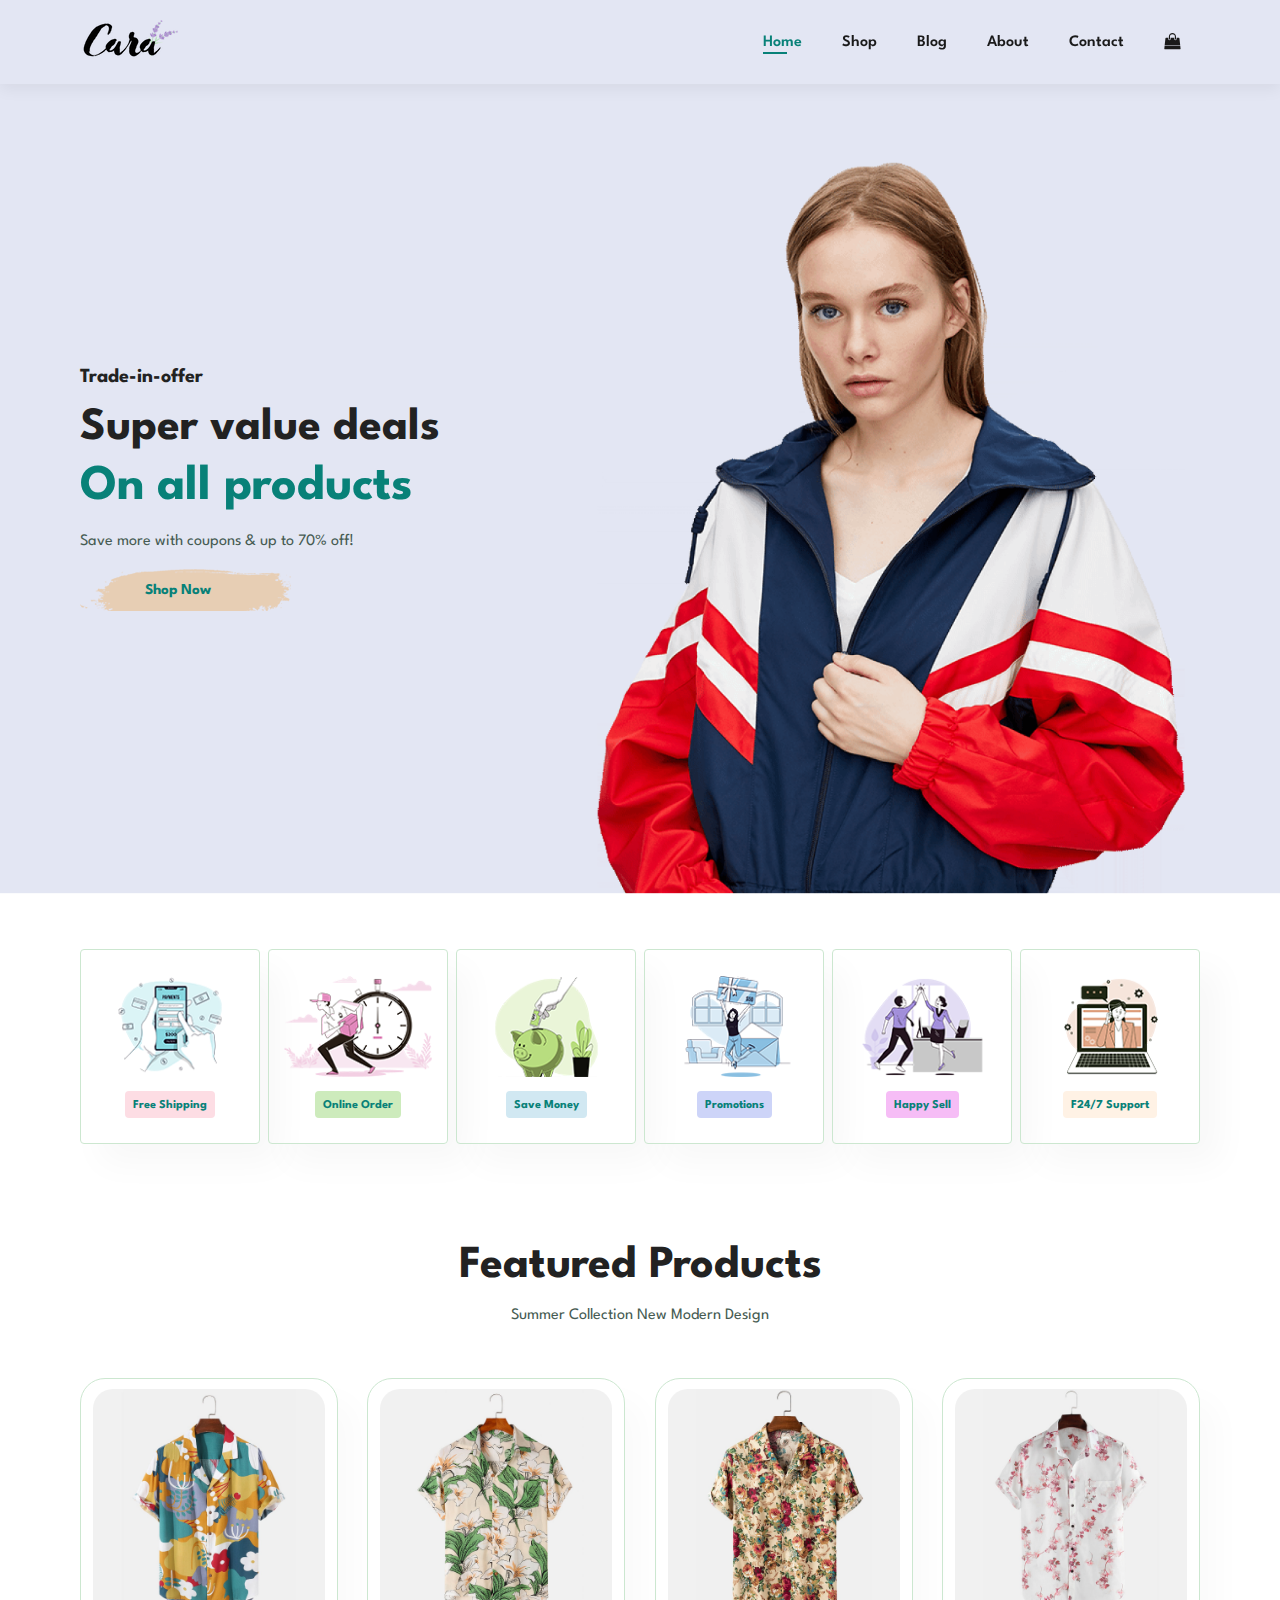
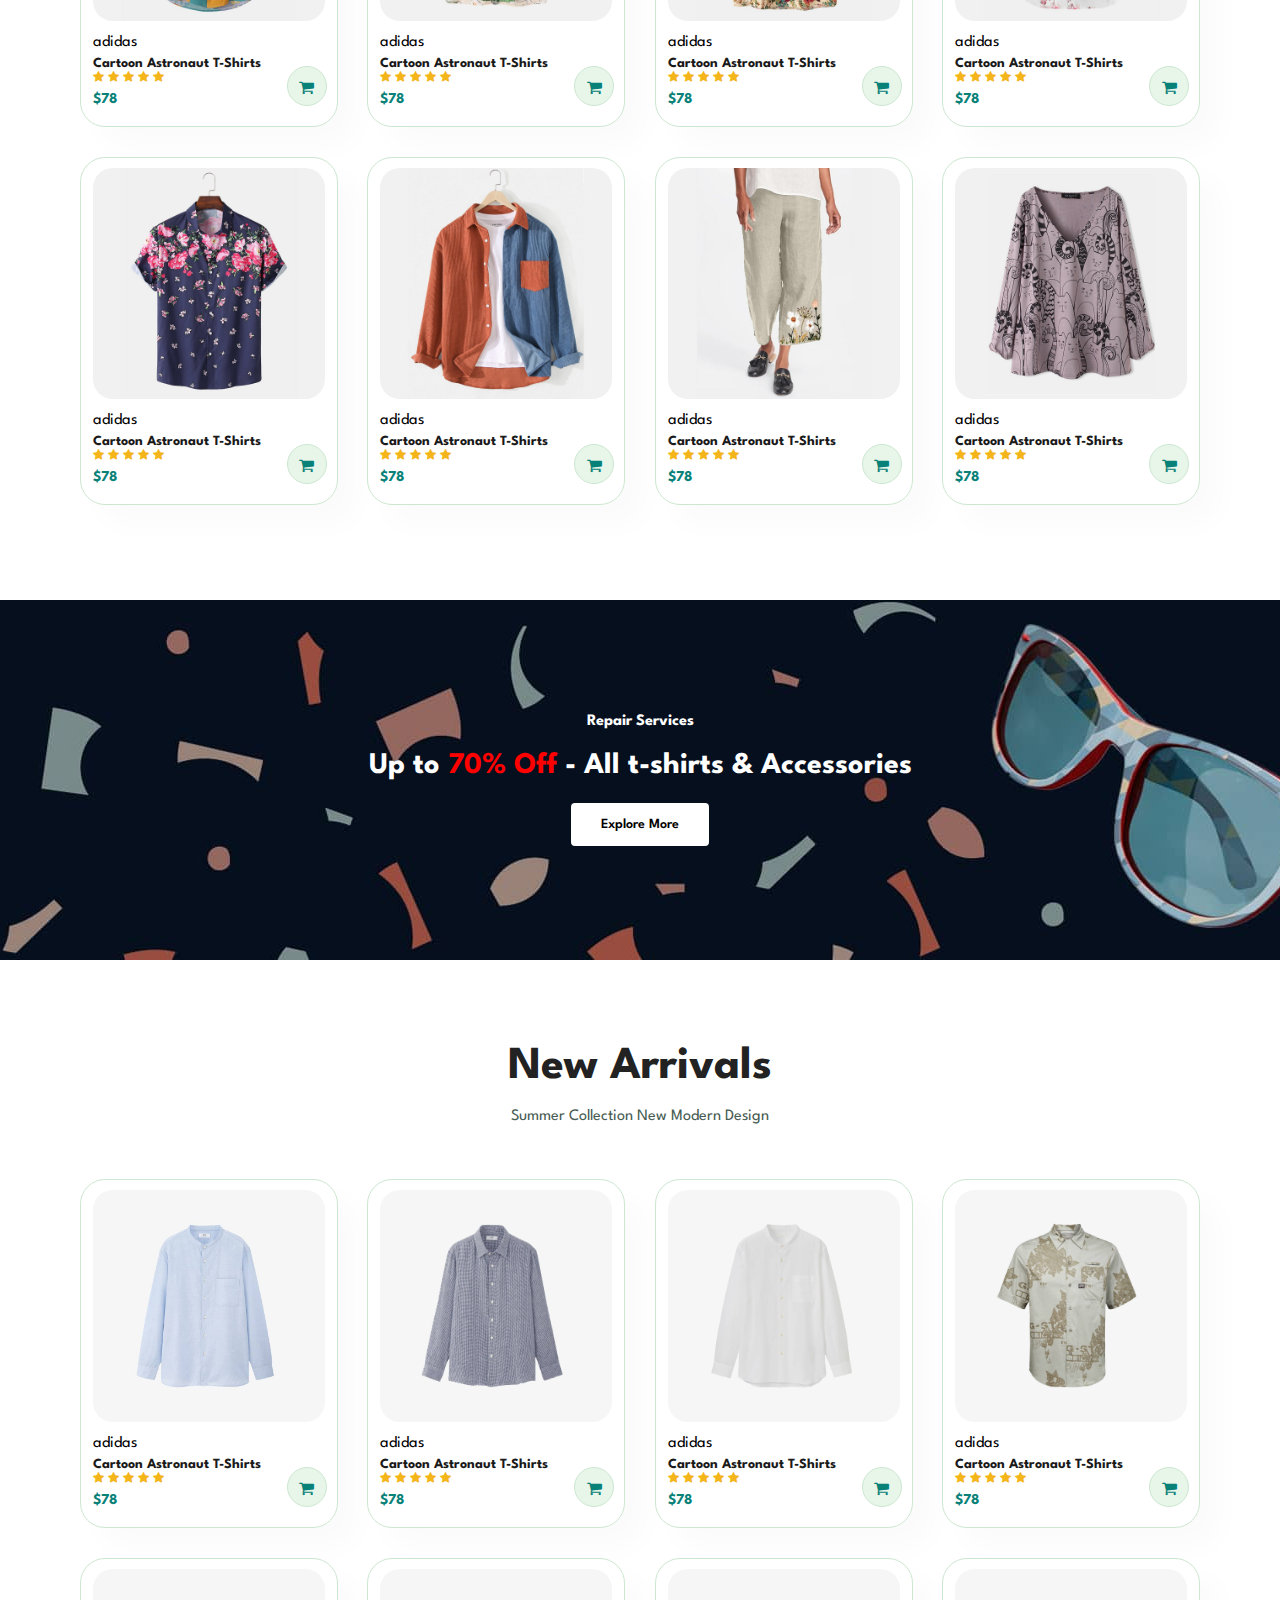
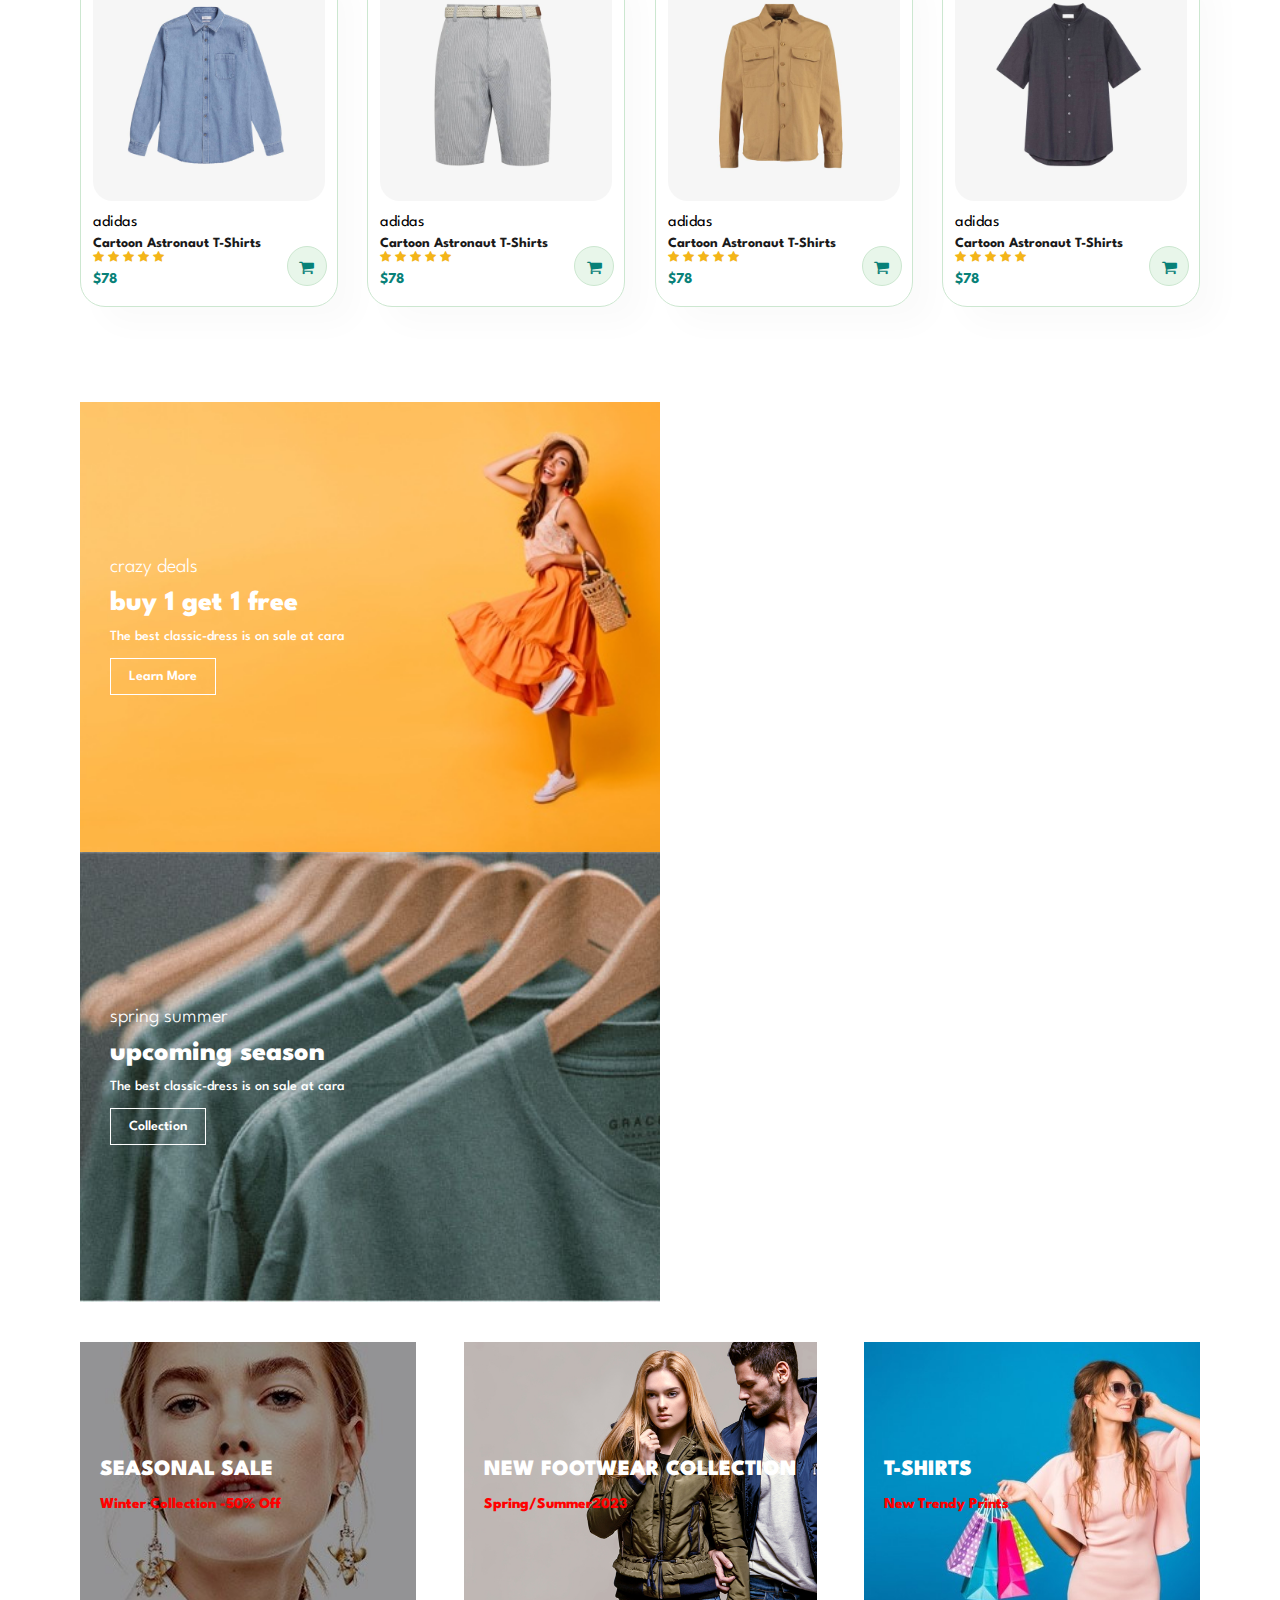
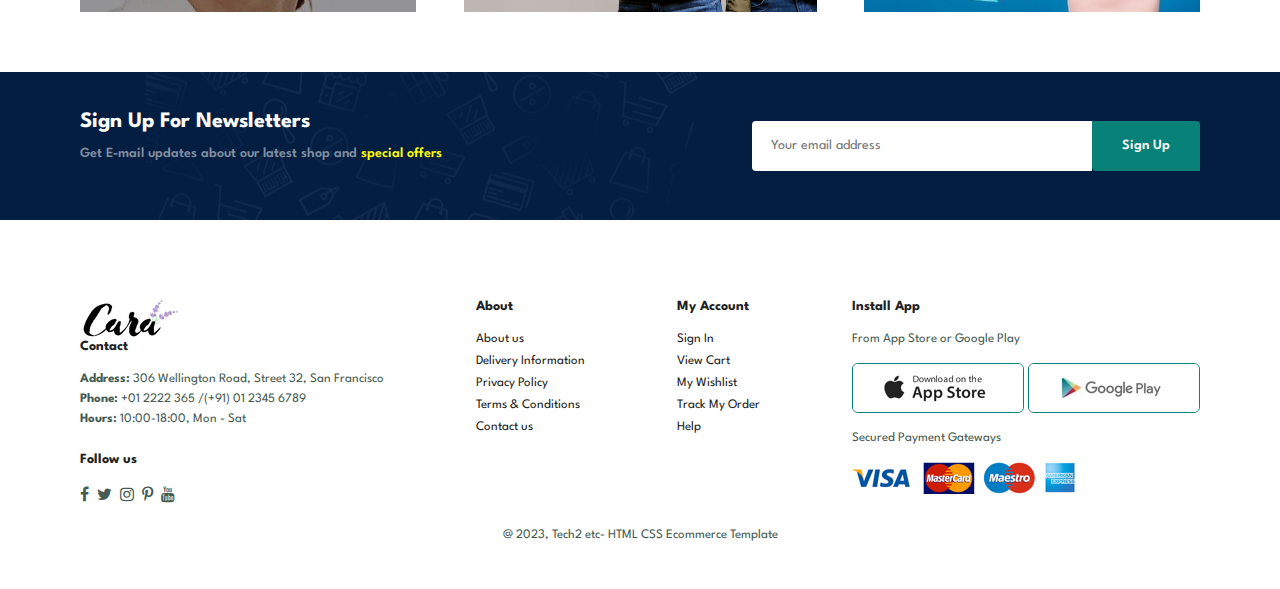
<file: index.html>
<!DOCTYPE html>
<html lang="en">
<head>
    <meta charset="UTF-8">
    <meta http-equiv="X-UA-Compatible" content="IE=edge">
    <meta name="viewport" content="width=device-width, initial-scale=1.0">
    <title>Document</title>
    <link rel="stylesheet" href="index.css">
    <link rel="stylesheet" href="https://cdnjs.cloudflare.com/ajax/libs/font-awesome/4.7.0/css/font-awesome.min.css">
</head>
<body>
    <section id="header">
        <a href="#">
            <img src="ecommerceImage/elogo.png" alt="" class="logo">
        </a>
        <div>
            <ul id="navbar">
                <li><a class="active" href="index.html">Home</a></li>
                <li><a href="shop.html">Shop</a></li>
                <li><a href="blog.html">Blog</a></li>
                <li><a href="about.html">About</a></li>
                <li><a href="contact.html">Contact</a></li>
                <li id="lg-bag"><a href="cart.html"><i class="fa fa-shopping-bag"></i></a></li>
                <a href="" id="close"><i class="fa fa-times"></i></a>
            </ul>
        </div>
        <div id="mobile">
            <a href="cart.html"><i class="fa fa-shopping-bag"></i></a>
            <i id="bar" class="fa fa-outdent"></i>
        </div>
    </section>
    <section id="hero">
        <h4>Trade-in-offer</h4>
        <h2>Super value deals</h2>
        <h1>On all products</h1>
        <p>Save more with coupons & up to 70% off!</p>
        <button>Shop Now</button>
    </section>
    <section id="feature" class="section-p1">
        <div class="fe-box">
            <img src="ecommerceImage/eef1.png" alt="">
            <h6>Free Shipping</h6>
        </div>
        <div class="fe-box">
            <img src="ecommerceImage/eef2.png" alt="">
            <h6>Online Order</h6>
        </div>
        <div class="fe-box">
            <img src="ecommerceImage/eef3.png" alt="">
            <h6>Save Money</h6>
        </div>
        <div class="fe-box">
            <img src="ecommerceImage/eef4.png" alt="">
            <h6>Promotions</h6>
        </div>
        <div class="fe-box">
            <img src="ecommerceImage/eef5.png" alt="">
            <h6>Happy Sell</h6>
        </div>
        <div class="fe-box">
            <img src="ecommerceImage/eef6.png" alt="">
            <h6> F24/7 Support</h6>
        </div>
    </section>
    <section id="product1" class="section-p1">
        <h2>Featured Products</h2>
        <p>Summer Collection New Modern Design</p>
        <div class="pro-container">
            <div class="pro">
                <img src="ecommerceImage/ef1.jpeg" alt="">
                <div class="des">
                    <span>adidas</span>
                    <h5>Cartoon Astronaut T-Shirts</h5>
                    <div class="star">
                        <i class="fa fa-star checked"></i>
                        <i class="fa fa-star checked"></i>
                        <i class="fa fa-star checked"></i>
                        <i class="fa fa-star checked"></i>
                        <i class="fa fa-star checked"></i>
                    </div>
                    <h4>$78</h4>
                </div>
                <a href="#"><i class="fa fa-shopping-cart cart"></i></a>
            </div>
            <div class="pro">
                <img src="ecommerceImage/ef2.jpeg" alt="">
                <div class="des">
                    <span>adidas</span>
                    <h5>Cartoon Astronaut T-Shirts</h5>
                    <div class="star">
                        <i class="fa fa-star checked"></i>
                        <i class="fa fa-star checked"></i>
                        <i class="fa fa-star checked"></i>
                        <i class="fa fa-star checked"></i>
                        <i class="fa fa-star checked"></i>
                    </div>
                    <h4>$78</h4>
                </div>
                <a href="#"><i class="fa fa-shopping-cart cart"></i></a>
            </div>
            <div class="pro">
                <img src="ecommerceImage/ef3.jpeg" alt="">
                <div class="des">
                    <span>adidas</span>
                    <h5>Cartoon Astronaut T-Shirts</h5>
                    <div class="star">
                        <i class="fa fa-star checked"></i>
                        <i class="fa fa-star checked"></i>
                        <i class="fa fa-star checked"></i>
                        <i class="fa fa-star checked"></i>
                        <i class="fa fa-star checked"></i>
                    </div>
                    <h4>$78</h4>
                </div>
                <a href="#"><i class="fa fa-shopping-cart cart"></i></a>
            </div>
            <div class="pro">
                <img src="ecommerceImage/ef4.jpeg" alt="">
                <div class="des">
                    <span>adidas</span>
                    <h5>Cartoon Astronaut T-Shirts</h5>
                    <div class="star">
                        <i class="fa fa-star checked"></i>
                        <i class="fa fa-star checked"></i>
                        <i class="fa fa-star checked"></i>
                        <i class="fa fa-star checked"></i>
                        <i class="fa fa-star checked"></i>
                    </div>
                    <h4>$78</h4>
                </div>
                <a href="#"><i class="fa fa-shopping-cart cart"></i></a>
            </div>
            <div class="pro">
                <img src="ecommerceImage/ef5.jpeg" alt="">
                <div class="des">
                    <span>adidas</span>
                    <h5>Cartoon Astronaut T-Shirts</h5>
                    <div class="star">
                        <i class="fa fa-star checked"></i>
                        <i class="fa fa-star checked"></i>
                        <i class="fa fa-star checked"></i>
                        <i class="fa fa-star checked"></i>
                        <i class="fa fa-star checked"></i>
                    </div>
                    <h4>$78</h4>
                </div>
                <a href="#"><i class="fa fa-shopping-cart cart"></i></a>
            </div>
            <div class="pro">
                <img src="ecommerceImage/ef6.jpeg" alt="">
                <div class="des">
                    <span>adidas</span>
                    <h5>Cartoon Astronaut T-Shirts</h5>
                    <div class="star">
                        <i class="fa fa-star checked"></i>
                        <i class="fa fa-star checked"></i>
                        <i class="fa fa-star checked"></i>
                        <i class="fa fa-star checked"></i>
                        <i class="fa fa-star checked"></i>
                    </div>
                    <h4>$78</h4>
                </div>
                <a href="#"><i class="fa fa-shopping-cart cart"></i></a>
            </div>
            <div class="pro">
                <img src="ecommerceImage/ef7.jpeg" alt="">
                <div class="des">
                    <span>adidas</span>
                    <h5>Cartoon Astronaut T-Shirts</h5>
                    <div class="star">
                        <i class="fa fa-star checked"></i>
                        <i class="fa fa-star checked"></i>
                        <i class="fa fa-star checked"></i>
                        <i class="fa fa-star checked"></i>
                        <i class="fa fa-star checked"></i>
                    </div>
                    <h4>$78</h4>
                </div>
                <a href="#"><i class="fa fa-shopping-cart cart"></i></a>
            </div>
            <div class="pro">
                <img src="ecommerceImage/ef8jpeg.jpg" alt="">
                <div class="des">
                    <span>adidas</span>
                    <h5>Cartoon Astronaut T-Shirts</h5>
                    <div class="star">
                        <i class="fa fa-star checked"></i>
                        <i class="fa fa-star checked"></i>
                        <i class="fa fa-star checked"></i>
                        <i class="fa fa-star checked"></i>
                        <i class="fa fa-star checked"></i>
                    </div>
                    <h4>$78</h4>
                </div>
                <a href="#"><i class="fa fa-shopping-cart cart"></i></a>
            </div>
        </div>
    </section>
    <section id="banner" class="section-m1">
        <h4>Repair Services</h4>
        <h2>Up to <span>70% Off</span> - All t-shirts & Accessories</h2>
        <button class="normal">Explore More</button>
    </section>
    <section id="product1" class="section-p1">
        <h2>New Arrivals</h2>
        <p>Summer Collection New Modern Design</p>
        <div class="pro-container">
            <div class="pro">
                <img src="ecommerceImage/en1.jpeg" alt="">
                <div class="des">
                    <span>adidas</span>
                    <h5>Cartoon Astronaut T-Shirts</h5>
                    <div class="star">
                        <i class="fa fa-star checked"></i>
                        <i class="fa fa-star checked"></i>
                        <i class="fa fa-star checked"></i>
                        <i class="fa fa-star checked"></i>
                        <i class="fa fa-star checked"></i>
                    </div>
                    <h4>$78</h4>
                </div>
                <a href="#"><i class="fa fa-shopping-cart cart"></i></a>
            </div>
            <div class="pro">
                <img src="ecommerceImage/en2.jpeg" alt="">
                <div class="des">
                    <span>adidas</span>
                    <h5>Cartoon Astronaut T-Shirts</h5>
                    <div class="star">
                        <i class="fa fa-star checked"></i>
                        <i class="fa fa-star checked"></i>
                        <i class="fa fa-star checked"></i>
                        <i class="fa fa-star checked"></i>
                        <i class="fa fa-star checked"></i>
                    </div>
                    <h4>$78</h4>
                </div>
                <a href="#"><i class="fa fa-shopping-cart cart"></i></a>
            </div>
            <div class="pro">
                <img src="ecommerceImage/en3.jpeg" alt="">
                <div class="des">
                    <span>adidas</span>
                    <h5>Cartoon Astronaut T-Shirts</h5>
                    <div class="star">
                        <i class="fa fa-star checked"></i>
                        <i class="fa fa-star checked"></i>
                        <i class="fa fa-star checked"></i>
                        <i class="fa fa-star checked"></i>
                        <i class="fa fa-star checked"></i>
                    </div>
                    <h4>$78</h4>
                </div>
                <a href="#"><i class="fa fa-shopping-cart cart"></i></a>
            </div>
            <div class="pro">
                <img src="ecommerceImage/en4.jpeg" alt="">
                <div class="des">
                    <span>adidas</span>
                    <h5>Cartoon Astronaut T-Shirts</h5>
                    <div class="star">
                        <i class="fa fa-star checked"></i>
                        <i class="fa fa-star checked"></i>
                        <i class="fa fa-star checked"></i>
                        <i class="fa fa-star checked"></i>
                        <i class="fa fa-star checked"></i>
                    </div>
                    <h4>$78</h4>
                </div>
                <a href="#"><i class="fa fa-shopping-cart cart"></i></a>
            </div>
            <div class="pro">
                <img src="ecommerceImage/en5.jpeg" alt="">
                <div class="des">
                    <span>adidas</span>
                    <h5>Cartoon Astronaut T-Shirts</h5>
                    <div class="star">
                        <i class="fa fa-star checked"></i>
                        <i class="fa fa-star checked"></i>
                        <i class="fa fa-star checked"></i>
                        <i class="fa fa-star checked"></i>
                        <i class="fa fa-star checked"></i>
                    </div>
                    <h4>$78</h4>
                </div>
                <a href="#"><i class="fa fa-shopping-cart cart"></i></a>
            </div>
            <div class="pro">
                <img src="ecommerceImage/en6.jpeg" alt="">
                <div class="des">
                    <span>adidas</span>
                    <h5>Cartoon Astronaut T-Shirts</h5>
                    <div class="star">
                        <i class="fa fa-star checked"></i>
                        <i class="fa fa-star checked"></i>
                        <i class="fa fa-star checked"></i>
                        <i class="fa fa-star checked"></i>
                        <i class="fa fa-star checked"></i>
                    </div>
                    <h4>$78</h4>
                </div>
                <a href="#"><i class="fa fa-shopping-cart cart"></i></a>
            </div>
            <div class="pro">
                <img src="ecommerceImage/en7.jpeg" alt="">
                <div class="des">
                    <span>adidas</span>
                    <h5>Cartoon Astronaut T-Shirts</h5>
                    <div class="star">
                        <i class="fa fa-star checked"></i>
                        <i class="fa fa-star checked"></i>
                        <i class="fa fa-star checked"></i>
                        <i class="fa fa-star checked"></i>
                        <i class="fa fa-star checked"></i>
                    </div>
                    <h4>$78</h4>
                </div>
                <a href="#"><i class="fa fa-shopping-cart cart"></i></a>
            </div>
            <div class="pro">
                <img src="ecommerceImage/en8.jpeg" alt="">
                <div class="des">
                    <span>adidas</span>
                    <h5>Cartoon Astronaut T-Shirts</h5>
                    <div class="star">
                        <i class="fa fa-star checked"></i>
                        <i class="fa fa-star checked"></i>
                        <i class="fa fa-star checked"></i>
                        <i class="fa fa-star checked"></i>
                        <i class="fa fa-star checked"></i>
                    </div>
                    <h4>$78</h4>
                </div>
                <a href="#"><i class="fa fa-shopping-cart cart"></i></a>
            </div>
        </div>
    </section>
    <section id="sm-banner" class="section-p1">
        <div class="banner-box">
            <h4>crazy deals</h4>
            <h2>buy 1 get 1 free</h2>
            <span>The best classic-dress is on sale at cara</span>
            <button class="white">Learn More</button>
        </div>
    
        <div class="banner-box banner-box2">
            <h4>spring summer</h4>
            <h2>upcoming season</h2>
            <span>The best classic-dress is on sale at cara</span>
            <button class="white">Collection</button>
        </div>
    </section>
    <section id="banner3">
        <div class="banner-box ">
            <h2>SEASONAL SALE</h2>
            <h3>Winter Collection -50% Off</h3>
        </div>
        <div class="banner-box banner-box2 ">
            <h2>NEW FOOTWEAR COLLECTION</h2>
            <h3>Spring/Summer2023</h3>
        </div>
        <div class="banner-box banner-box3">
            <h2>T-SHIRTS</h2>
            <h3>New Trendy Prints</h3>
        </div>
    </section>
    <section id="newsletter" class="section-p1 section-m1">
        <div class="newstext">
            <h4>Sign Up For Newsletters</h4>
            <p>Get E-mail updates about our latest shop and <span>special offers</span></p>
        </div>
        <div class="form">
            <input type="text" placeholder="Your email address">
            <button class="normal">Sign Up</button>
        </div>
    </section>
    <footer class="section-p1">
        <div class="col">
            <img src="ecommerceImage/elogo.png" alt="">
            <h4>Contact</h4>
            <p> <strong>Address:</strong> 306 Wellington Road, Street 32, San Francisco</p>
            <p><strong>Phone:</strong> +01 2222 365 /(+91) 01 2345 6789</p>
            <p><strong>Hours:</strong> 10:00-18:00, Mon - Sat</p>
            <div class="follow">
                <h4>Follow us</h4>
                <div class="icon">
                    <i class="fa fa-facebook-f"></i>
                    <i class="fa fa-twitter"></i>
                    <i class="fa fa-instagram"></i>
                    <i class="fa fa-pinterest-p"></i>
                    <i class="fa fa-youtube"></i>

                </div>
            </div>
        </div>
        <div class="col">
            <h4>About</h4>
            <a href="">About us</a>
            <a href="">Delivery Information</a>
            <a href="">Privacy Policy</a>
            <a href="">Terms & Conditions</a>
            <a href="">Contact us</a>
        </div>
         <div class="col">
            <h4>My Account</h4>
          <a href="">Sign In</a>
          <a href="">View Cart</a>
          <a href="">My Wishlist</a>
          <a href="">Track My Order</a>
          <a href="">Help</a>
        </div>
           <div class="col install">
            <h4>Install App</h4>
            <p>From App Store or Google Play</p>
            <div class="row">
                <img  class="logo"  src="ecommerceImage/eapp.jpeg" alt="">
                <img src="ecommerceImage/eplay.jpeg" alt="">
            </div>
            <p>Secured Payment Gateways</p>
            <img src="ecommerceImage/epay.png" alt="">
        </div>
        <div class="copyright">
            <p>@ 2023, Tech2 etc- HTML CSS Ecommerce Template</p>
        </div>
    </footer>

    <script src="script.js"></script>
</body>
</html>
</file>
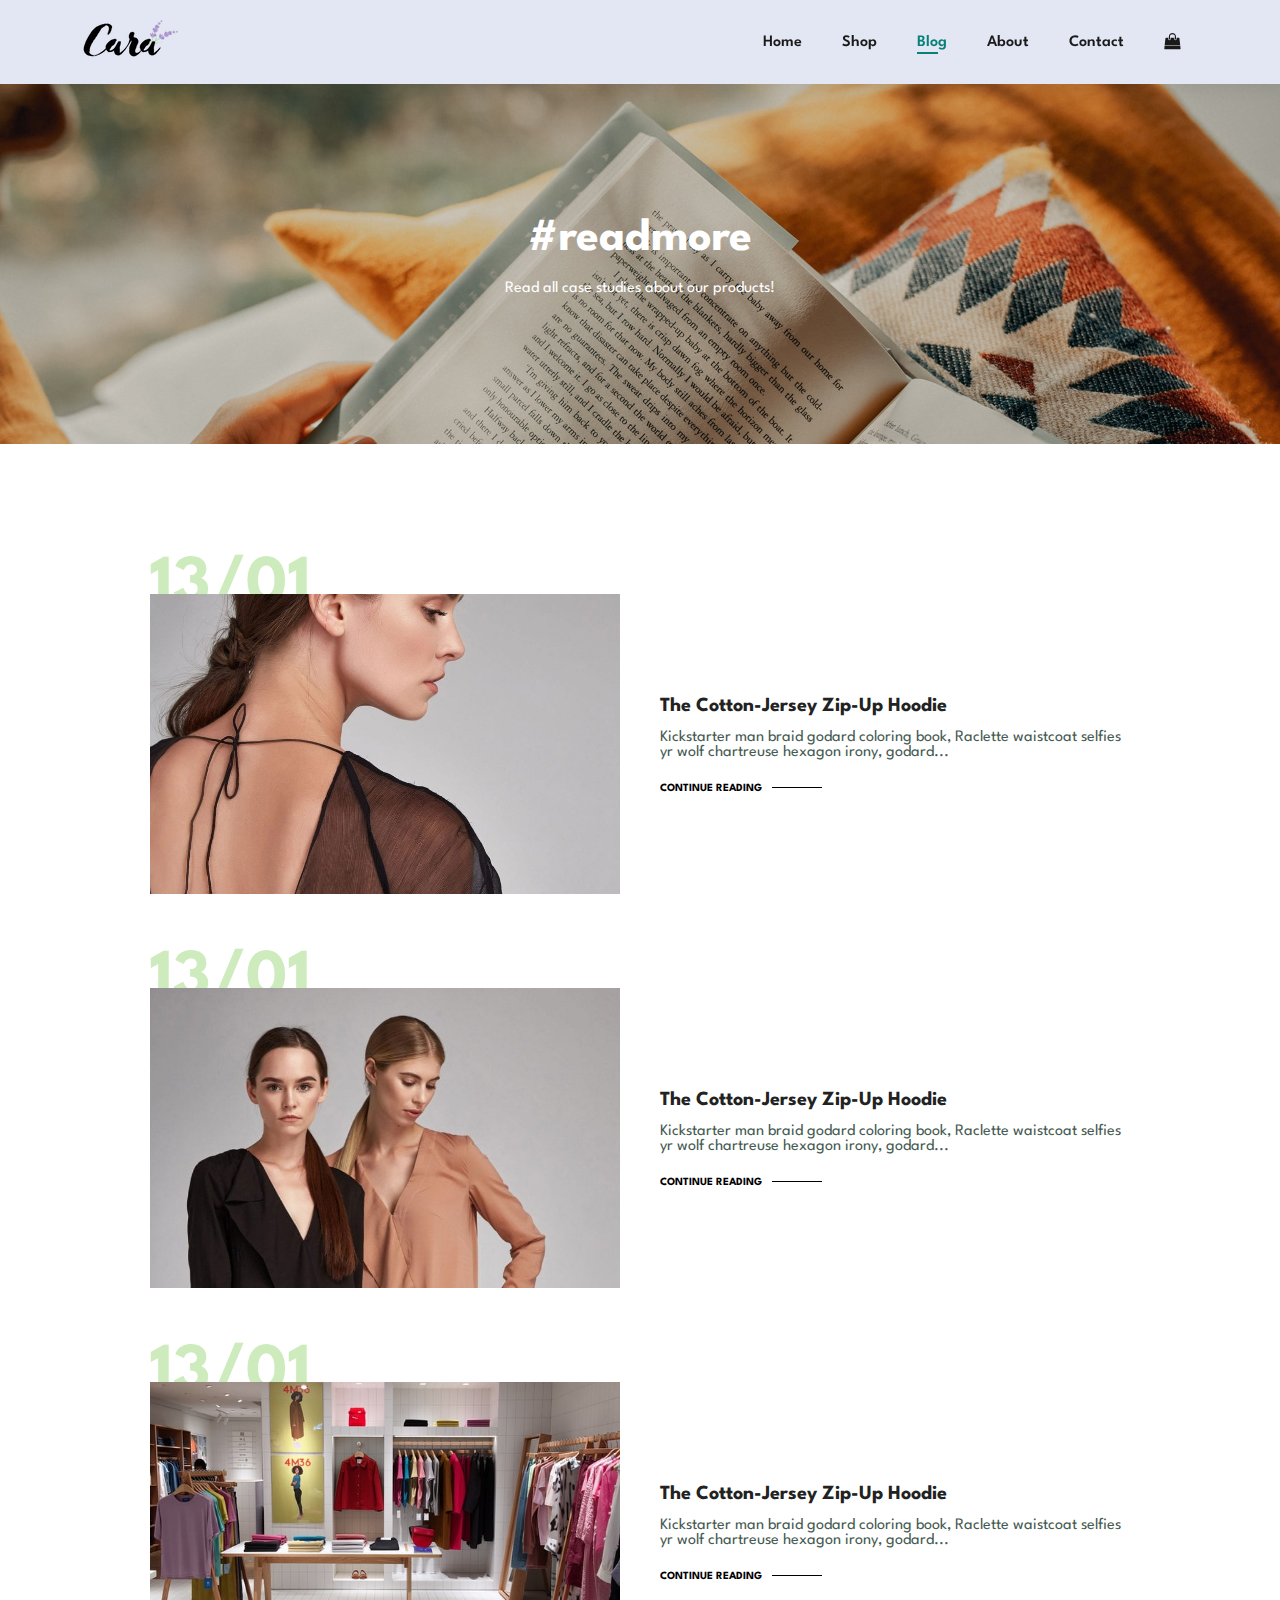
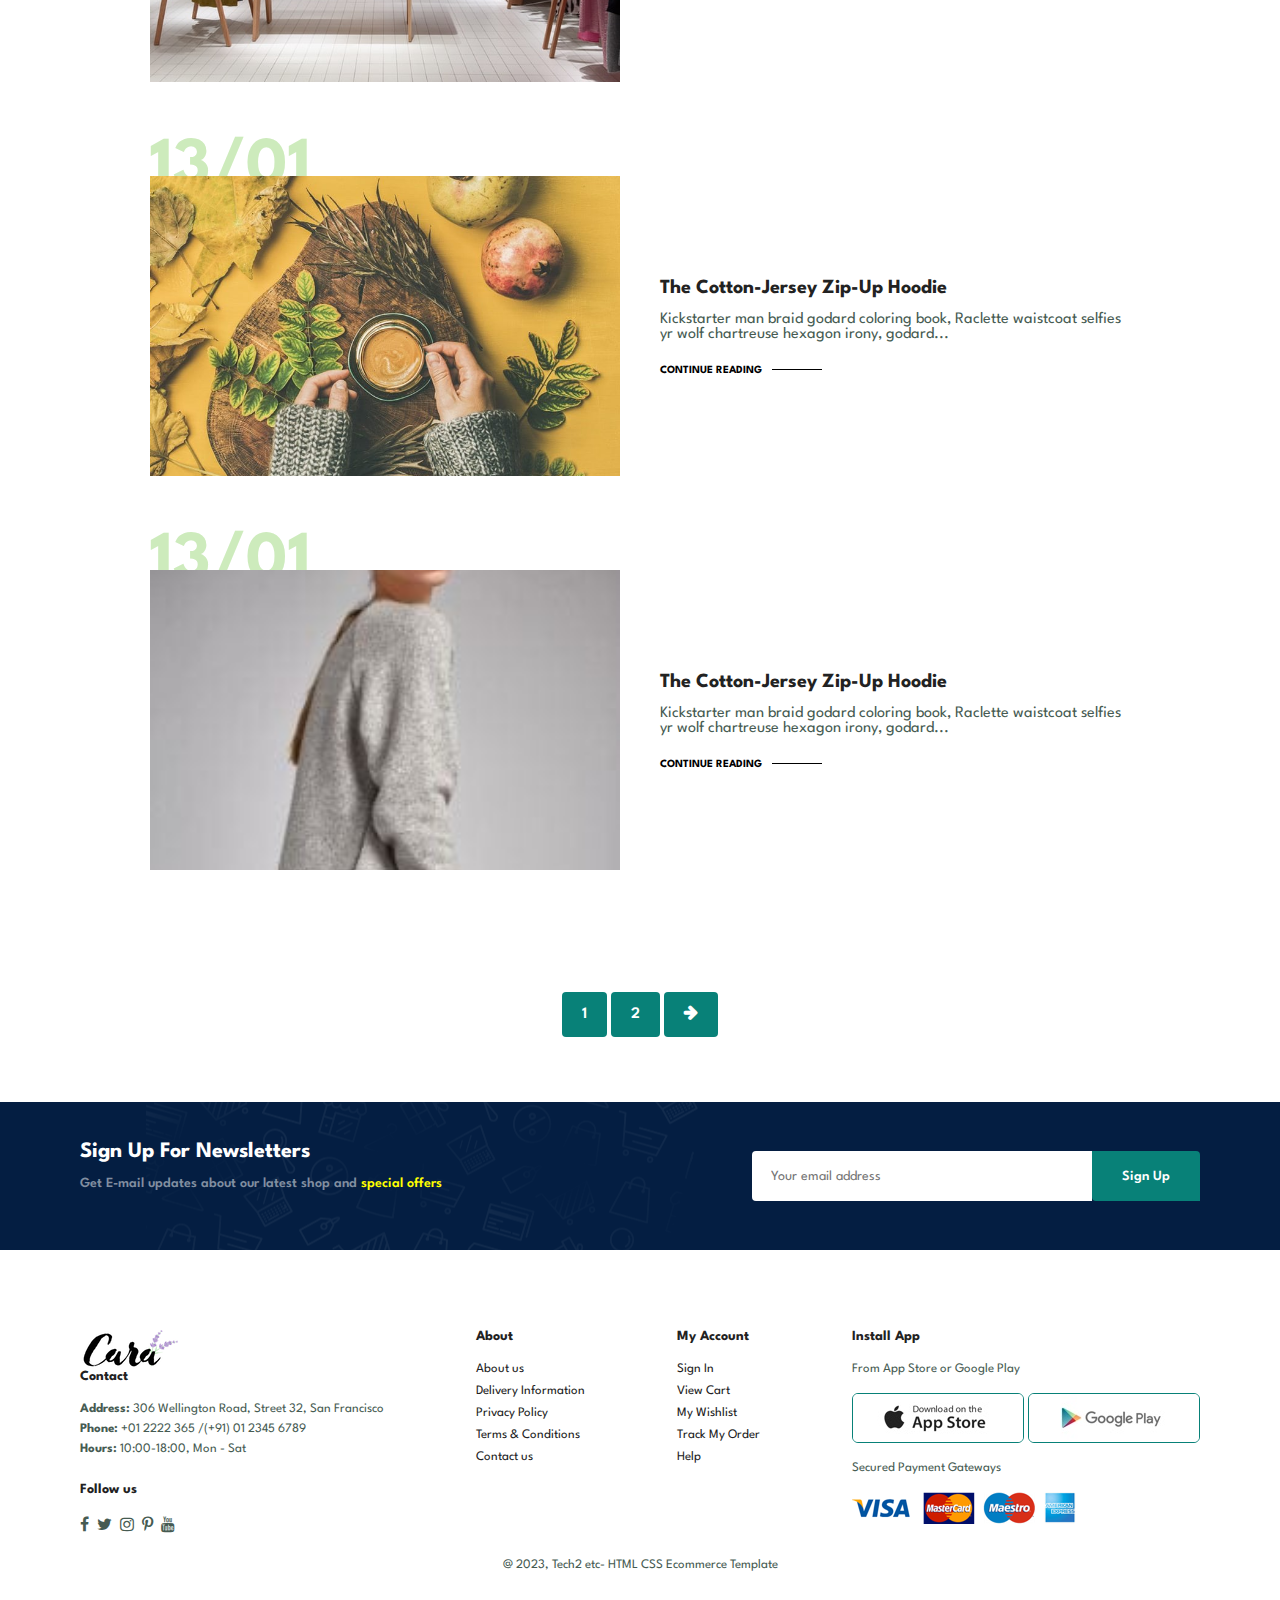
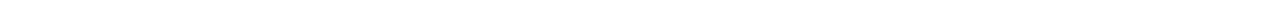
<file: blog.html>
<!DOCTYPE html>
<html lang="en">
<head>
    <meta charset="UTF-8">
    <meta http-equiv="X-UA-Compatible" content="IE=edge">
    <meta name="viewport" content="width=device-width, initial-scale=1.0">
    <title>Document</title>
    <link rel="stylesheet" href="index.css">
    <link rel="stylesheet" href="https://cdnjs.cloudflare.com/ajax/libs/font-awesome/4.7.0/css/font-awesome.min.css">
</head>
<body>
    <section id="header">
        <a href="#">
            <img src="ecommerceImage/elogo.png" alt="" class="logo">
        </a>
        <div>
            <ul id="navbar">
                <li><a  href="index.html">Home</a></li>
                <li><a  href="shop.html">Shop</a></li>
                <li><a class="active" href="blog.html">Blog</a></li>
                <li><a href="about.html">About</a></li>
                <li><a href="contact.html">Contact</a></li>
                <li id="lg-bag"><a href="cart.html"><i class="fa fa-shopping-bag"></i></a></li>
                <a href="" id="close"><i class="fa fa-times"></i></a>
            </ul>
        </div>
        <div id="mobile">
            <a href="cart.html"><i class="fa fa-shopping-bag"></i></a>
            <i id="bar" class="fa fa-outdent"></i>
        </div>
    </section>
    <section id="page-header" class="blog-header">
        <h2>#readmore</h2>
        <p>Read all case studies about our products!</p>
    </section>
    <section id="blog">
        <div class="blog-box">
            <div class="blog-img">
                <img src="ecommerceImage/b1.jpeg" alt="">
            </div>
            <div class="blog-details">
                <h4>The Cotton-Jersey Zip-Up Hoodie</h4>
                <p>Kickstarter man braid godard coloring book, Raclette waistcoat selfies yr 
                    wolf chartreuse hexagon irony, godard...
                </p>
                <a href="">CONTINUE READING</a>
            </div>
            <h1>13/01</h1>
        </div>
        <div class="blog-box">
            <div class="blog-img">
                <img src="ecommerceImage/eb2.jpeg" alt="">
            </div>
            <div class="blog-details">
                <h4>The Cotton-Jersey Zip-Up Hoodie</h4>
                <p>Kickstarter man braid godard coloring book, Raclette waistcoat selfies yr 
                    wolf chartreuse hexagon irony, godard...
                </p>
                <a href="">CONTINUE READING</a>
            </div>
            <h1>13/01</h1>
        </div>
        <div class="blog-box">
            <div class="blog-img">
                <img src="ecommerceImage/eb3.jpeg" alt="">
            </div>
            <div class="blog-details">
                <h4>The Cotton-Jersey Zip-Up Hoodie</h4>
                <p>Kickstarter man braid godard coloring book, Raclette waistcoat selfies yr 
                    wolf chartreuse hexagon irony, godard...
                </p>
                <a href="">CONTINUE READING</a>
            </div>
            <h1>13/01</h1>
        </div>
        <div class="blog-box">
            <div class="blog-img">
                <img src="ecommerceImage/eb6.jpeg" alt="">
            </div>
            <div class="blog-details">
                <h4>The Cotton-Jersey Zip-Up Hoodie</h4>
                <p>Kickstarter man braid godard coloring book, Raclette waistcoat selfies yr 
                    wolf chartreuse hexagon irony, godard...
                </p>
                <a href="">CONTINUE READING</a>
            </div>
            <h1>13/01</h1>
        </div>
        <div class="blog-box">
            <div class="blog-img">
                <img src="ecommerceImage/eb5.jpeg" alt="">
            </div>
            <div class="blog-details">
                <h4>The Cotton-Jersey Zip-Up Hoodie</h4>
                <p>Kickstarter man braid godard coloring book, Raclette waistcoat selfies yr 
                    wolf chartreuse hexagon irony, godard...
                </p>
                <a href="">CONTINUE READING</a>
            </div>
            <h1>13/01</h1>
        </div>
    </section>
   
    <section id="pagination" class="section-p1">
        <a href="">1</a>
        <a href="">2</a>
        <a href=""><i class="fa fa-arrow-right"></i></a>
    </section>
    <section id="newsletter" class="section-p1 section-m1">
        <div class="newstext">
            <h4>Sign Up For Newsletters</h4>
            <p>Get E-mail updates about our latest shop and <span>special offers</span></p>
        </div>
        <div class="form">
            <input type="text" placeholder="Your email address">
            <button class="normal">Sign Up</button>
        </div>
    </section>
    <footer class="section-p1">
        <div class="col">
            <img src="ecommerceImage/elogo.png" alt="">
            <h4>Contact</h4>
            <p> <strong>Address:</strong> 306 Wellington Road, Street 32, San Francisco</p>
            <p><strong>Phone:</strong> +01 2222 365 /(+91) 01 2345 6789</p>
            <p><strong>Hours:</strong> 10:00-18:00, Mon - Sat</p>
            <div class="follow">
                <h4>Follow us</h4>
                <div class="icon">
                    <i class="fa fa-facebook-f"></i>
                    <i class="fa fa-twitter"></i>
                    <i class="fa fa-instagram"></i>
                    <i class="fa fa-pinterest-p"></i>
                    <i class="fa fa-youtube"></i>

                </div>
            </div>
        </div>
        <div class="col">
            <h4>About</h4>
            <a href="">About us</a>
            <a href="">Delivery Information</a>
            <a href="">Privacy Policy</a>
            <a href="">Terms & Conditions</a>
            <a href="">Contact us</a>
        </div>
         <div class="col">
            <h4>My Account</h4>
          <a href="">Sign In</a>
          <a href="">View Cart</a>
          <a href="">My Wishlist</a>
          <a href="">Track My Order</a>
          <a href="">Help</a>
        </div>
           <div class="col install">
            <h4>Install App</h4>
            <p>From App Store or Google Play</p>
            <div class="row">
                <img  class="logo"  src="ecommerceImage/eapp.jpeg" alt="">
                <img src="ecommerceImage/eplay.jpeg" alt="">
            </div>
            <p>Secured Payment Gateways</p>
            <img src="ecommerceImage/epay.png" alt="">
        </div>
        <div class="copyright">
            <p>@ 2023, Tech2 etc- HTML CSS Ecommerce Template</p>
        </div>
    </footer>

    <script src="script.js"></script>
</body>
</html>
</file>
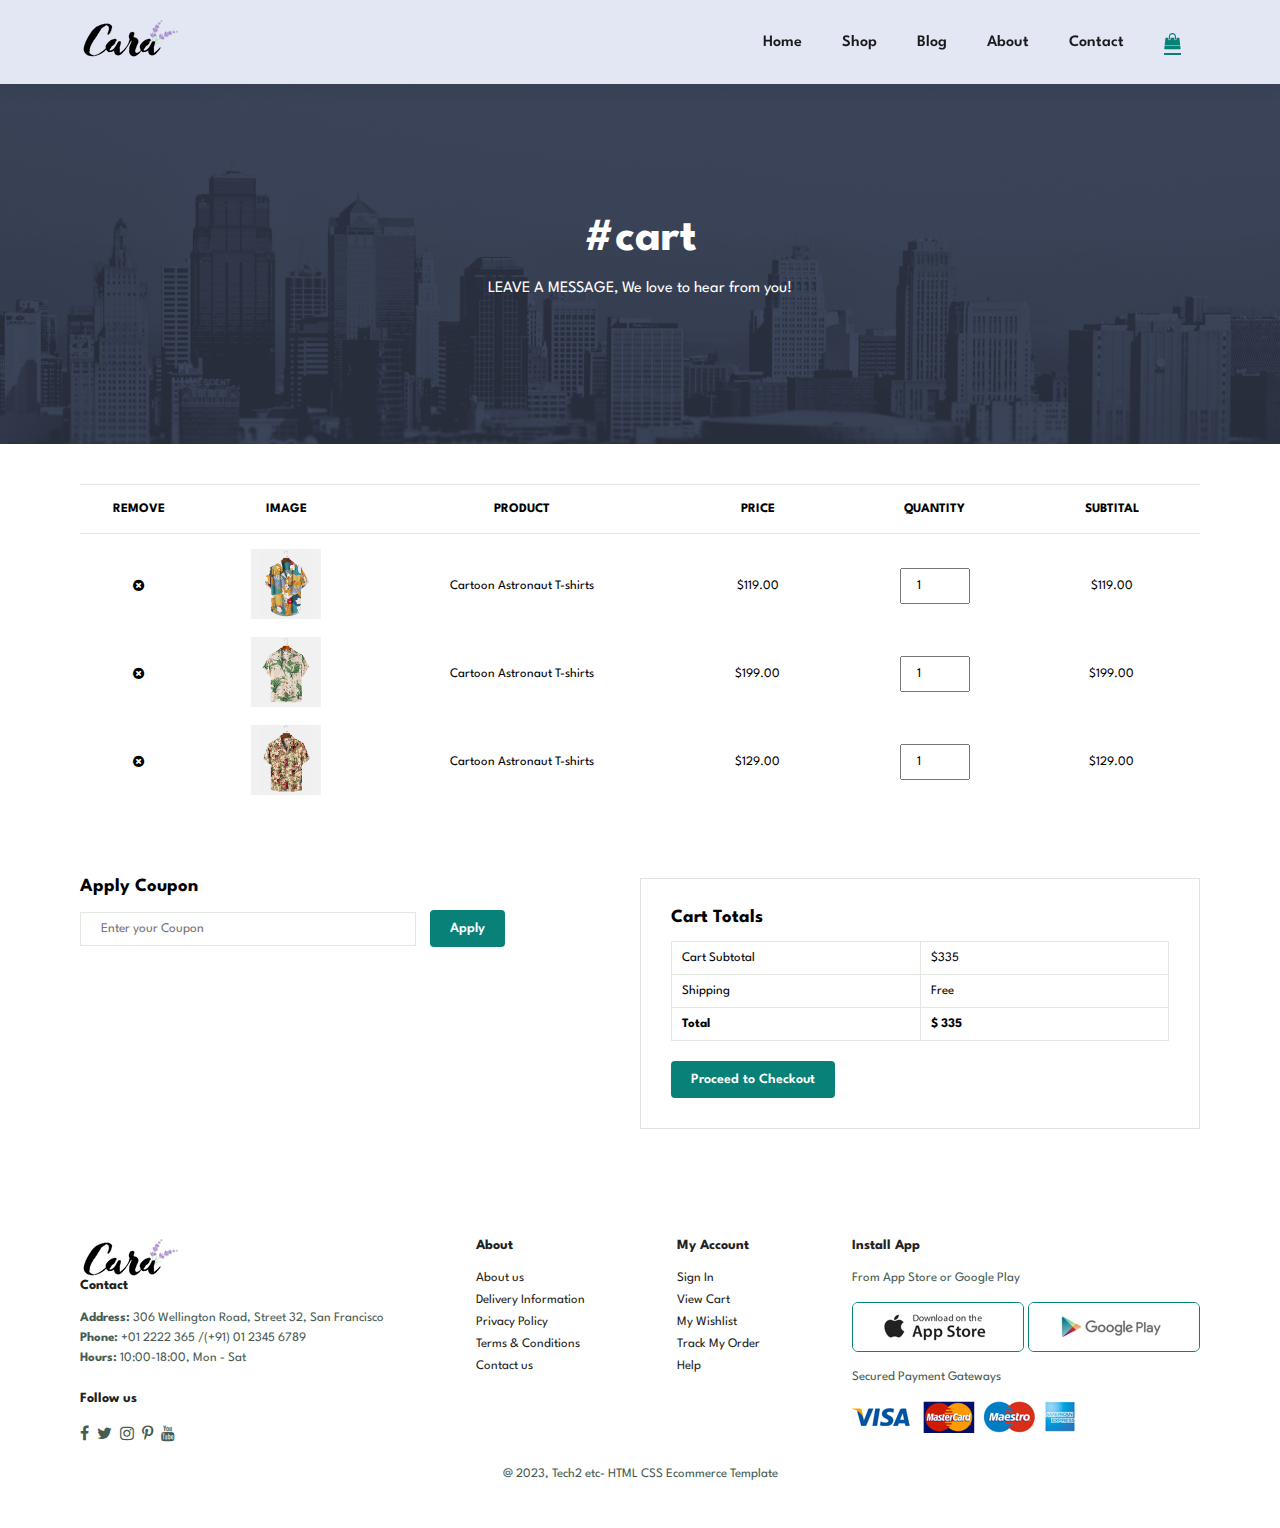
<file: cart.html>
<!DOCTYPE html>
<html lang="en">
<head>
    <meta charset="UTF-8">
    <meta http-equiv="X-UA-Compatible" content="IE=edge">
    <meta name="viewport" content="width=device-width, initial-scale=1.0">
    <title>Document</title>
    <link rel="stylesheet" href="index.css">
    <link rel="stylesheet" href="https://cdnjs.cloudflare.com/ajax/libs/font-awesome/4.7.0/css/font-awesome.min.css">
</head>
<body>
    <section id="header">
        <a href="#">
            <img src="ecommerceImage/elogo.png" alt="" class="logo">
        </a>
        <div>
            <ul id="navbar">
                <li><a  href="index.html">Home</a></li>
                <li><a  href="shop.html">Shop</a></li>
                <li><a  href="blog.html">Blog</a></li>
                <li><a href="about.html">About</a></li>
                <li><a   href="contact.html">Contact</a></li>
                <li id="lg-bag"><a href="cart.html" class="active"><i class="fa fa-shopping-bag"></i></a></li>
                <a href="" id="close"><i class="fa fa-times"></i></a>
            </ul>
        </div>
        <div id="mobile">
            <a href="cart.html"><i class="fa fa-shopping-bag"></i></a>
            <i id="bar" class="fa fa-outdent"></i>
        </div>
    </section>
    <section id="page-header" class="about-header">
        <h2>#cart</h2>
        <p>LEAVE A MESSAGE, We love to hear from you!</p>
    </section>  
    <section id="cart" class="section-p1">
        <table width="100%">
            <thead>
                <tr>
                    <td>Remove</td>
                    <td>Image</td>
                    <td>Product</td>
                    <td>Price</td>
                    <td>Quantity</td>
                    <td>Subtital</td>
                </tr>
            </thead>
            <tbody>
                <tr>
                    <td><i class="fa fa-times-circle"></i> <a href=""></a></td>
                    <td><img src="ecommerceImage/ef1.jpeg" alt=""></td>
                    <td>Cartoon Astronaut T-shirts</td>
                    <td>$119.00</td>
                    <td><input type="number" value="1"></td>
                    <td>$119.00</td>
                </tr>
                <tr>
                    <td><i class="fa fa-times-circle"></i> <a href=""></a></td>
                    <td><img src="ecommerceImage/ef2.jpeg" alt=""></td>
                    <td>Cartoon Astronaut T-shirts</td>
                    <td>$199.00</td>
                    <td><input type="number" value="1"></td>
                    <td>$199.00</td>
                </tr>
                <tr>
                    <td><i class="fa fa-times-circle"></i> <a href=""></a></td>
                    <td><img src="ecommerceImage/ef3.jpeg" alt=""></td>
                    <td>Cartoon Astronaut T-shirts</td>
                    <td>$129.00</td>
                    <td><input type="number" value="1"></td>
                    <td>$129.00</td>
                </tr>
            </tbody>
        </table>
    </section>
    <section class="section-p1" id="cart-add">
        <div id="coupon">
            <h3>Apply Coupon</h3>
            <div>
                <input type="text" placeholder="Enter your Coupon">
                <button class="normal">Apply</button>
            </div>
        </div>
        <div id="subtotal">
            <h3>Cart Totals</h3>
            <table>
                <tr>
                    <td>Cart Subtotal</td>
                    <td>$335</td>
                </tr>
                <tr>
                    <td>Shipping</td>
                    <td>Free</td>
                </tr>
                <tr>
                    <td><strong>Total</strong></td>
                    <td><strong>$ 335</strong></td>
                </tr>
            </table>
            <button class="normal">Proceed to Checkout</button>
        </div>
    </section>
    <footer class="section-p1">
        <div class="col">
            <img src="ecommerceImage/elogo.png" alt="">
            <h4>Contact</h4>
            <p> <strong>Address:</strong> 306 Wellington Road, Street 32, San Francisco</p>
            <p><strong>Phone:</strong> +01 2222 365 /(+91) 01 2345 6789</p>
            <p><strong>Hours:</strong> 10:00-18:00, Mon - Sat</p>
            <div class="follow">
                <h4>Follow us</h4>
                <div class="icon">
                    <i class="fa fa-facebook-f"></i>
                    <i class="fa fa-twitter"></i>
                    <i class="fa fa-instagram"></i>
                    <i class="fa fa-pinterest-p"></i>
                    <i class="fa fa-youtube"></i>

                </div>
            </div>
        </div>
        <div class="col">
            <h4>About</h4>
            <a href="">About us</a>
            <a href="">Delivery Information</a>
            <a href="">Privacy Policy</a>
            <a href="">Terms & Conditions</a>
            <a href="">Contact us</a>
        </div>
         <div class="col">
            <h4>My Account</h4>
          <a href="">Sign In</a>
          <a href="">View Cart</a>
          <a href="">My Wishlist</a>
          <a href="">Track My Order</a>
          <a href="">Help</a>
        </div>
           <div class="col install">
            <h4>Install App</h4>
            <p>From App Store or Google Play</p>
            <div class="row">
                <img  class="logo"  src="ecommerceImage/eapp.jpeg" alt="">
                <img src="ecommerceImage/eplay.jpeg" alt="">
            </div>
            <p>Secured Payment Gateways</p>
            <img src="ecommerceImage/epay.png" alt="">
        </div>
        <div class="copyright">
            <p>@ 2023, Tech2 etc- HTML CSS Ecommerce Template</p>
        </div>
    </footer>

    <script src="script.js"></script>
</body>
</html>
</file>
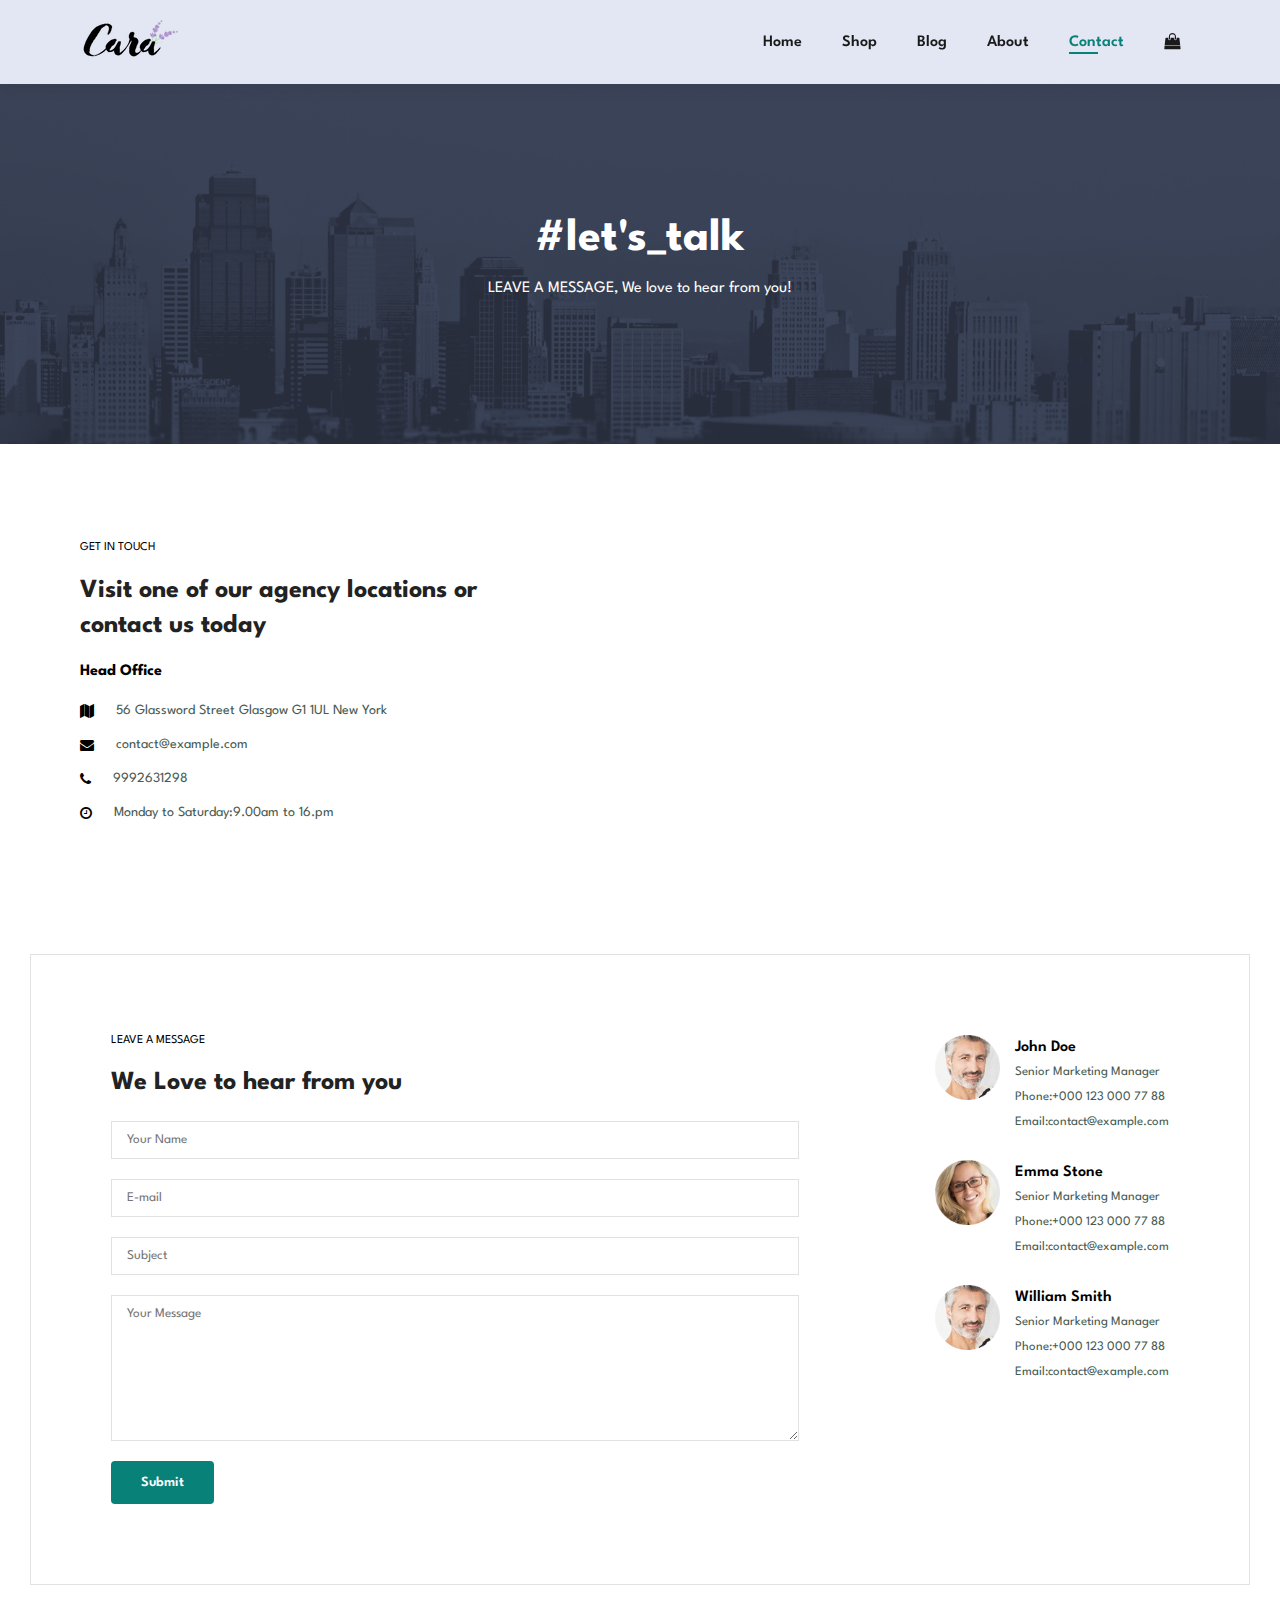
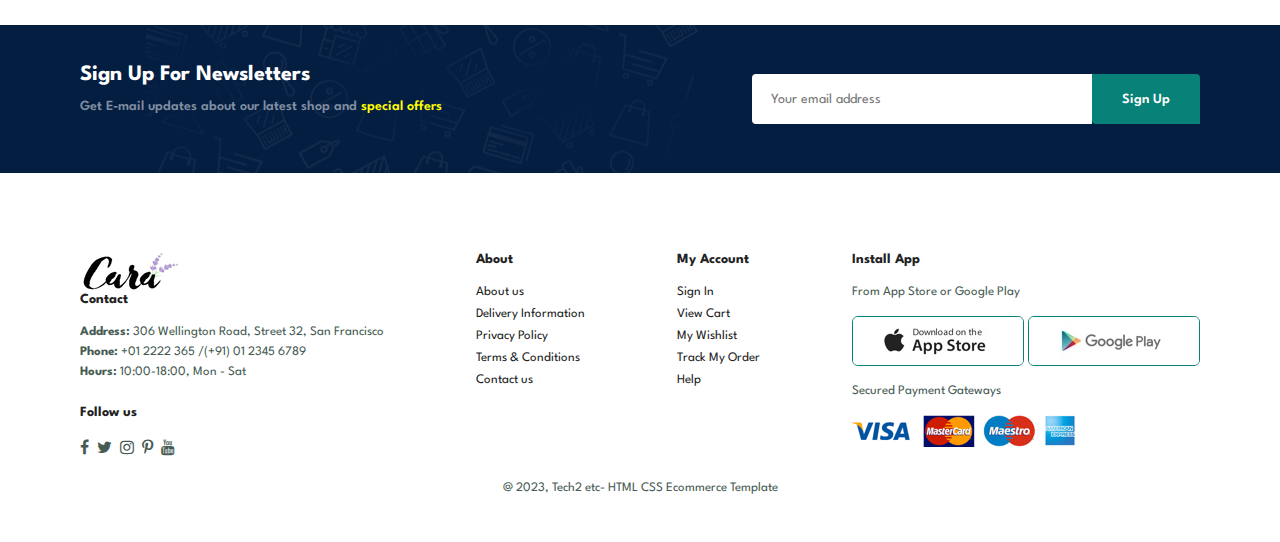
<file: contact.html>
<!DOCTYPE html>
<html lang="en">
<head>
    <meta charset="UTF-8">
    <meta http-equiv="X-UA-Compatible" content="IE=edge">
    <meta name="viewport" content="width=device-width, initial-scale=1.0">
    <title>Document</title>
    <link rel="stylesheet" href="index.css">
    <link rel="stylesheet" href="https://cdnjs.cloudflare.com/ajax/libs/font-awesome/4.7.0/css/font-awesome.min.css">
</head>
<body>
    <section id="header">
        <a href="#">
            <img src="ecommerceImage/elogo.png" alt="" class="logo">
        </a>
        <div>
            <ul id="navbar">
                <li><a  href="index.html">Home</a></li>
                <li><a  href="shop.html">Shop</a></li>
                <li><a  href="blog.html">Blog</a></li>
                <li><a href="about.html">About</a></li>
                <li><a  class="active" href="contact.html">Contact</a></li>
                <li id="lg-bag"><a href="cart.html"><i class="fa fa-shopping-bag"></i></a></li>
                <a href="" id="close"><i class="fa fa-times"></i></a>
            </ul>
        </div>
        <div id="mobile">
            <a href="cart.html"><i class="fa fa-shopping-bag"></i></a>
            <i id="bar" class="fa fa-outdent"></i>
        </div>
    </section>
    <section id="page-header" class="about-header">
        <h2>#let's_talk</h2>
        <p>LEAVE A MESSAGE, We love to hear from you!</p>
    </section>  
    <section id="contact-details" class="section-p1">
        <div class="details">
            <span>GET IN TOUCH</span>
            <h2>Visit one of our agency locations or contact us today</h2>
            <h3>Head Office</h3>
            <div>
                <li>
                    <i class="fa fa-map"></i>
                    <p>56 Glassword Street Glasgow G1 1UL New York</p>
                </li>
                <li>
                    <i class="fa fa-envelope"></i>
                    <p>contact@example.com</p>
                </li>
                <li>
                    <i class="fa fa-phone"></i>
                    <p>9992631298</p>
                </li>
                <li>
                    <i class="fa fa-clock-o"></i>
                    <p>Monday to Saturday:9.00am to 16.pm</p>
                </li>
            </div>
        </div>
        <div class="map">
            <iframe src="https://www.google.com/maps/embed?pb=!1m18!1m12!1m3!1d19758.471864184034!2d-1.2904156891601797!3d51.75481639999999!2m3!1f0!2f0!3f0!3m2!1i1024!2i768!4f13.1!3m3!1m2!1s0x4876c6a9ef8c485b%3A0xd2ff1883a001afed!2sUniversity%20of%20Oxford!5e0!3m2!1sen!2sin!4v1681920777542!5m2!1sen!2sin" width="600" height="450" style="border:0;" allowfullscreen="" loading="lazy" referrerpolicy="no-referrer-when-downgrade"></iframe>
        </div>
    </section>
    <section id="form-details">
        <form action="">
            <span>LEAVE A MESSAGE</span>
            <h2>We Love to hear from you</h2>
            <input type="text" placeholder="Your Name">
            <input type="text" placeholder="E-mail">
            <input type="text" placeholder="Subject">
            <textarea name="" id="" cols="30" rows="10" placeholder="Your Message"></textarea>
            <button class="normal">Submit</button>
        </form>
        <div class="people">
            <div>
                <img src="ecommerceImage/e1.png" alt="">
                <p><span>John Doe</span>Senior Marketing Manager <br>
                Phone:+000 123 000 77 88 <br>
                Email:contact@example.com
                </p>
            </div>
            <div>
                <img src="ecommerceImage/e3.png" alt="">
                <p><span>Emma Stone</span>Senior Marketing Manager <br>
                Phone:+000 123 000 77 88 <br>
                Email:contact@example.com
                </p>
            </div>
            <div>
                <img src="ecommerceImage/e1.png" alt="">
                <p><span>William Smith</span>Senior Marketing Manager <br>
                Phone:+000 123 000 77 88 <br>
                Email:contact@example.com
                </p>
            </div>
        </div>
    </section>
    <section id="newsletter" class="section-p1 section-m1">
        <div class="newstext">
            <h4>Sign Up For Newsletters</h4>
            <p>Get E-mail updates about our latest shop and <span>special offers</span></p>
        </div>
        <div class="form">
            <input type="text" placeholder="Your email address">
            <button class="normal">Sign Up</button>
        </div>
    </section>
    <footer class="section-p1">
        <div class="col">
            <img src="ecommerceImage/elogo.png" alt="">
            <h4>Contact</h4>
            <p> <strong>Address:</strong> 306 Wellington Road, Street 32, San Francisco</p>
            <p><strong>Phone:</strong> +01 2222 365 /(+91) 01 2345 6789</p>
            <p><strong>Hours:</strong> 10:00-18:00, Mon - Sat</p>
            <div class="follow">
                <h4>Follow us</h4>
                <div class="icon">
                    <i class="fa fa-facebook-f"></i>
                    <i class="fa fa-twitter"></i>
                    <i class="fa fa-instagram"></i>
                    <i class="fa fa-pinterest-p"></i>
                    <i class="fa fa-youtube"></i>

                </div>
            </div>
        </div>
        <div class="col">
            <h4>About</h4>
            <a href="">About us</a>
            <a href="">Delivery Information</a>
            <a href="">Privacy Policy</a>
            <a href="">Terms & Conditions</a>
            <a href="">Contact us</a>
        </div>
         <div class="col">
            <h4>My Account</h4>
          <a href="">Sign In</a>
          <a href="">View Cart</a>
          <a href="">My Wishlist</a>
          <a href="">Track My Order</a>
          <a href="">Help</a>
        </div>
           <div class="col install">
            <h4>Install App</h4>
            <p>From App Store or Google Play</p>
            <div class="row">
                <img  class="logo"  src="ecommerceImage/eapp.jpeg" alt="">
                <img src="ecommerceImage/eplay.jpeg" alt="">
            </div>
            <p>Secured Payment Gateways</p>
            <img src="ecommerceImage/epay.png" alt="">
        </div>
        <div class="copyright">
            <p>@ 2023, Tech2 etc- HTML CSS Ecommerce Template</p>
        </div>
    </footer>

    <script src="script.js"></script>
</body>
</html>
</file>
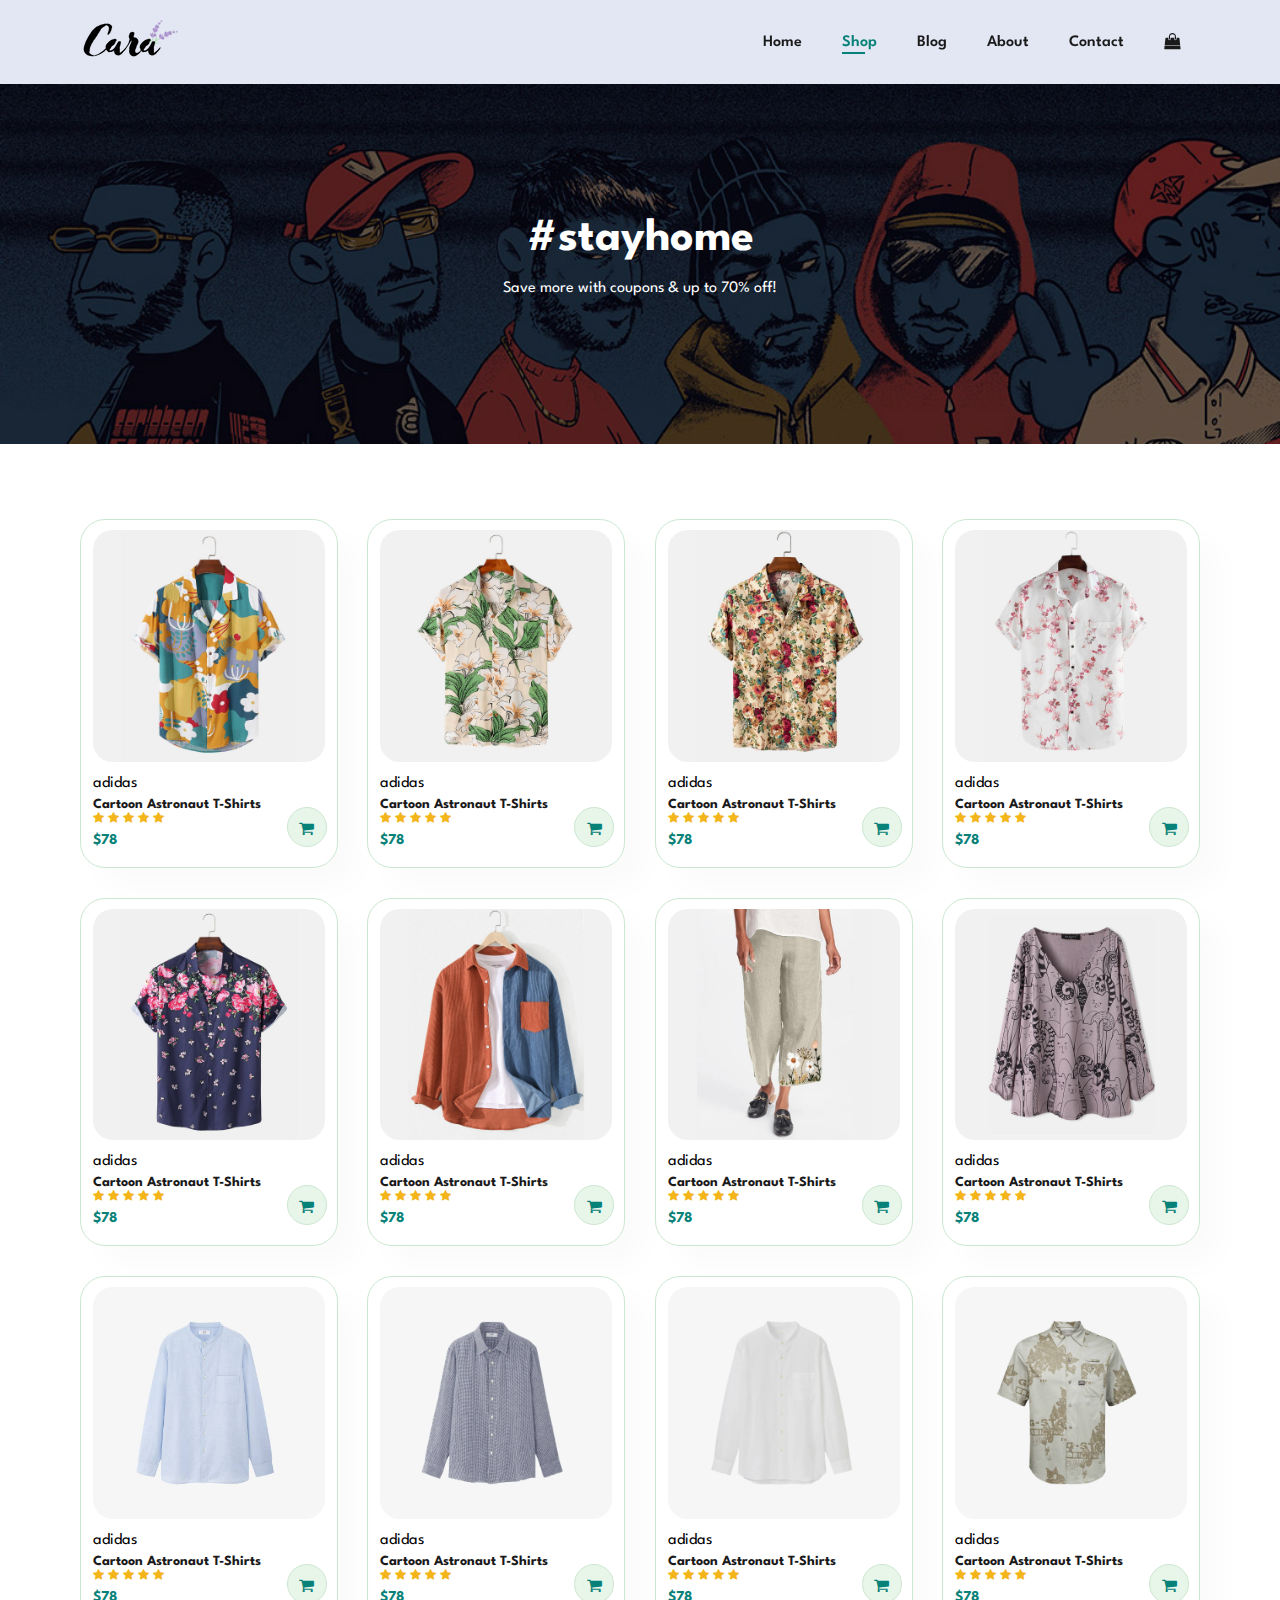
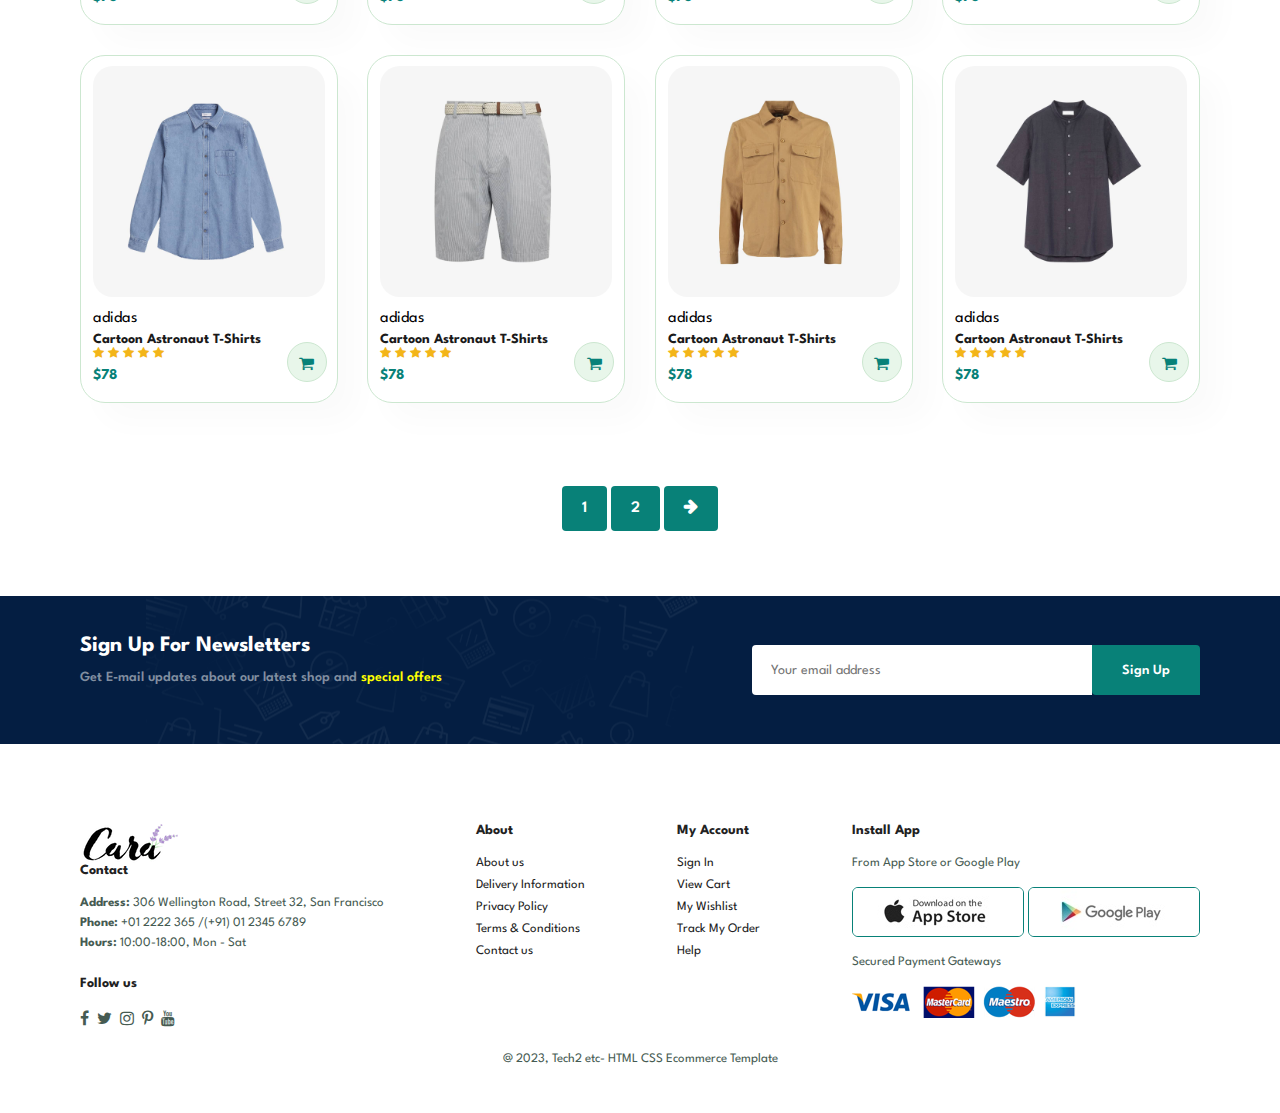
<file: shop.html>
<!DOCTYPE html>
<html lang="en">
<head>
    <meta charset="UTF-8">
    <meta http-equiv="X-UA-Compatible" content="IE=edge">
    <meta name="viewport" content="width=device-width, initial-scale=1.0">
    <title>Document</title>
    <link rel="stylesheet" href="index.css">
    <link rel="stylesheet" href="https://cdnjs.cloudflare.com/ajax/libs/font-awesome/4.7.0/css/font-awesome.min.css">
</head>
<body>
    <section id="header">
        <a href="#">
            <img src="ecommerceImage/elogo.png" alt="" class="logo">
        </a>
        <div>
            <ul id="navbar">
                <li><a  href="index.html">Home</a></li>
                <li><a class="active" href="shop.html">Shop</a></li>
                <li><a href="blog.html">Blog</a></li>
                <li><a href="about.html">About</a></li>
                <li><a href="contact.html">Contact</a></li>
                <li id="lg-bag"><a href="cart.html"><i class="fa fa-shopping-bag"></i></a></li>
                <a href="" id="close"><i class="fa fa-times"></i></a>
            </ul>
        </div>
        <div id="mobile">
            <a href="cart.html"><i class="fa fa-shopping-bag"></i></a>
            <i id="bar" class="fa fa-outdent"></i>
        </div>
    </section>
    <section id="page-header">
        <h2>#stayhome</h2>
        <p>Save more with coupons & up to 70% off!</p>
    </section>
    <section id="product1" class="section-p1">
        <div class="pro-container">
            <div class="pro" onclick="window.location.href='sproduct.html';">
                <img src="ecommerceImage/ef1.jpeg" alt="">
                <div class="des">
                    <span>adidas</span>
                    <h5>Cartoon Astronaut T-Shirts</h5>
                    <div class="star">
                        <i class="fa fa-star checked"></i>
                        <i class="fa fa-star checked"></i>
                        <i class="fa fa-star checked"></i>
                        <i class="fa fa-star checked"></i>
                        <i class="fa fa-star checked"></i>
                    </div>
                    <h4>$78</h4>
                </div>
                <a href="#"><i class="fa fa-shopping-cart cart"></i></a>
            </div>
            <div class="pro" onclick="window.location.href='sproduct.html';">
                <img src="ecommerceImage/ef2.jpeg" alt="">
                <div class="des">
                    <span>adidas</span>
                    <h5>Cartoon Astronaut T-Shirts</h5>
                    <div class="star">
                        <i class="fa fa-star checked"></i>
                        <i class="fa fa-star checked"></i>
                        <i class="fa fa-star checked"></i>
                        <i class="fa fa-star checked"></i>
                        <i class="fa fa-star checked"></i>
                    </div>
                    <h4>$78</h4>
                </div>
                <a href="#"><i class="fa fa-shopping-cart cart"></i></a>
            </div>
            <div class="pro">
                <img src="ecommerceImage/ef3.jpeg" alt="">
                <div class="des">
                    <span>adidas</span>
                    <h5>Cartoon Astronaut T-Shirts</h5>
                    <div class="star">
                        <i class="fa fa-star checked"></i>
                        <i class="fa fa-star checked"></i>
                        <i class="fa fa-star checked"></i>
                        <i class="fa fa-star checked"></i>
                        <i class="fa fa-star checked"></i>
                    </div>
                    <h4>$78</h4>
                </div>
                <a href="#"><i class="fa fa-shopping-cart cart"></i></a>
            </div>
            <div class="pro">
                <img src="ecommerceImage/ef4.jpeg" alt="">
                <div class="des">
                    <span>adidas</span>
                    <h5>Cartoon Astronaut T-Shirts</h5>
                    <div class="star">
                        <i class="fa fa-star checked"></i>
                        <i class="fa fa-star checked"></i>
                        <i class="fa fa-star checked"></i>
                        <i class="fa fa-star checked"></i>
                        <i class="fa fa-star checked"></i>
                    </div>
                    <h4>$78</h4>
                </div>
                <a href="#"><i class="fa fa-shopping-cart cart"></i></a>
            </div>
            <div class="pro">
                <img src="ecommerceImage/ef5.jpeg" alt="">
                <div class="des">
                    <span>adidas</span>
                    <h5>Cartoon Astronaut T-Shirts</h5>
                    <div class="star">
                        <i class="fa fa-star checked"></i>
                        <i class="fa fa-star checked"></i>
                        <i class="fa fa-star checked"></i>
                        <i class="fa fa-star checked"></i>
                        <i class="fa fa-star checked"></i>
                    </div>
                    <h4>$78</h4>
                </div>
                <a href="#"><i class="fa fa-shopping-cart cart"></i></a>
            </div>
            <div class="pro">
                <img src="ecommerceImage/ef6.jpeg" alt="">
                <div class="des">
                    <span>adidas</span>
                    <h5>Cartoon Astronaut T-Shirts</h5>
                    <div class="star">
                        <i class="fa fa-star checked"></i>
                        <i class="fa fa-star checked"></i>
                        <i class="fa fa-star checked"></i>
                        <i class="fa fa-star checked"></i>
                        <i class="fa fa-star checked"></i>
                    </div>
                    <h4>$78</h4>
                </div>
                <a href="#"><i class="fa fa-shopping-cart cart"></i></a>
            </div>
            <div class="pro">
                <img src="ecommerceImage/ef7.jpeg" alt="">
                <div class="des">
                    <span>adidas</span>
                    <h5>Cartoon Astronaut T-Shirts</h5>
                    <div class="star">
                        <i class="fa fa-star checked"></i>
                        <i class="fa fa-star checked"></i>
                        <i class="fa fa-star checked"></i>
                        <i class="fa fa-star checked"></i>
                        <i class="fa fa-star checked"></i>
                    </div>
                    <h4>$78</h4>
                </div>
                <a href="#"><i class="fa fa-shopping-cart cart"></i></a>
            </div>
            <div class="pro">
                <img src="ecommerceImage/ef8jpeg.jpg" alt="">
                <div class="des">
                    <span>adidas</span>
                    <h5>Cartoon Astronaut T-Shirts</h5>
                    <div class="star">
                        <i class="fa fa-star checked"></i>
                        <i class="fa fa-star checked"></i>
                        <i class="fa fa-star checked"></i>
                        <i class="fa fa-star checked"></i>
                        <i class="fa fa-star checked"></i>
                    </div>
                    <h4>$78</h4>
                </div>
                <a href="#"><i class="fa fa-shopping-cart cart"></i></a>
            </div>
            <div class="pro">
                <img src="ecommerceImage/en1.jpeg" alt="">
                <div class="des">
                    <span>adidas</span>
                    <h5>Cartoon Astronaut T-Shirts</h5>
                    <div class="star">
                        <i class="fa fa-star checked"></i>
                        <i class="fa fa-star checked"></i>
                        <i class="fa fa-star checked"></i>
                        <i class="fa fa-star checked"></i>
                        <i class="fa fa-star checked"></i>
                    </div>
                    <h4>$78</h4>
                </div>
                <a href="#"><i class="fa fa-shopping-cart cart"></i></a>
            </div>
            <div class="pro">
                <img src="ecommerceImage/en2.jpeg" alt="">
                <div class="des">
                    <span>adidas</span>
                    <h5>Cartoon Astronaut T-Shirts</h5>
                    <div class="star">
                        <i class="fa fa-star checked"></i>
                        <i class="fa fa-star checked"></i>
                        <i class="fa fa-star checked"></i>
                        <i class="fa fa-star checked"></i>
                        <i class="fa fa-star checked"></i>
                    </div>
                    <h4>$78</h4>
                </div>
                <a href="#"><i class="fa fa-shopping-cart cart"></i></a>
            </div>
            <div class="pro">
                <img src="ecommerceImage/en3.jpeg" alt="">
                <div class="des">
                    <span>adidas</span>
                    <h5>Cartoon Astronaut T-Shirts</h5>
                    <div class="star">
                        <i class="fa fa-star checked"></i>
                        <i class="fa fa-star checked"></i>
                        <i class="fa fa-star checked"></i>
                        <i class="fa fa-star checked"></i>
                        <i class="fa fa-star checked"></i>
                    </div>
                    <h4>$78</h4>
                </div>
                <a href="#"><i class="fa fa-shopping-cart cart"></i></a>
            </div>
            <div class="pro">
                <img src="ecommerceImage/en4.jpeg" alt="">
                <div class="des">
                    <span>adidas</span>
                    <h5>Cartoon Astronaut T-Shirts</h5>
                    <div class="star">
                        <i class="fa fa-star checked"></i>
                        <i class="fa fa-star checked"></i>
                        <i class="fa fa-star checked"></i>
                        <i class="fa fa-star checked"></i>
                        <i class="fa fa-star checked"></i>
                    </div>
                    <h4>$78</h4>
                </div>
                <a href="#"><i class="fa fa-shopping-cart cart"></i></a>
            </div>
            <div class="pro">
                <img src="ecommerceImage/en5.jpeg" alt="">
                <div class="des">
                    <span>adidas</span>
                    <h5>Cartoon Astronaut T-Shirts</h5>
                    <div class="star">
                        <i class="fa fa-star checked"></i>
                        <i class="fa fa-star checked"></i>
                        <i class="fa fa-star checked"></i>
                        <i class="fa fa-star checked"></i>
                        <i class="fa fa-star checked"></i>
                    </div>
                    <h4>$78</h4>
                </div>
                <a href="#"><i class="fa fa-shopping-cart cart"></i></a>
            </div>
            <div class="pro">
                <img src="ecommerceImage/en6.jpeg" alt="">
                <div class="des">
                    <span>adidas</span>
                    <h5>Cartoon Astronaut T-Shirts</h5>
                    <div class="star">
                        <i class="fa fa-star checked"></i>
                        <i class="fa fa-star checked"></i>
                        <i class="fa fa-star checked"></i>
                        <i class="fa fa-star checked"></i>
                        <i class="fa fa-star checked"></i>
                    </div>
                    <h4>$78</h4>
                </div>
                <a href="#"><i class="fa fa-shopping-cart cart"></i></a>
            </div>
            <div class="pro">
                <img src="ecommerceImage/en7.jpeg" alt="">
                <div class="des">
                    <span>adidas</span>
                    <h5>Cartoon Astronaut T-Shirts</h5>
                    <div class="star">
                        <i class="fa fa-star checked"></i>
                        <i class="fa fa-star checked"></i>
                        <i class="fa fa-star checked"></i>
                        <i class="fa fa-star checked"></i>
                        <i class="fa fa-star checked"></i>
                    </div>
                    <h4>$78</h4>
                </div>
                <a href="#"><i class="fa fa-shopping-cart cart"></i></a>
            </div>
            <div class="pro">
                <img src="ecommerceImage/en8.jpeg" alt="">
                <div class="des">
                    <span>adidas</span>
                    <h5>Cartoon Astronaut T-Shirts</h5>
                    <div class="star">
                        <i class="fa fa-star checked"></i>
                        <i class="fa fa-star checked"></i>
                        <i class="fa fa-star checked"></i>
                        <i class="fa fa-star checked"></i>
                        <i class="fa fa-star checked"></i>
                    </div>
                    <h4>$78</h4>
                </div>
                <a href="#"><i class="fa fa-shopping-cart cart"></i></a>
            </div>
        </div>
    </section>
    <section id="pagination" class="section-p1">
        <a href="">1</a>
        <a href="">2</a>
        <a href=""><i class="fa fa-arrow-right"></i></a>
    </section>
    <section id="newsletter" class="section-p1 section-m1">
        <div class="newstext">
            <h4>Sign Up For Newsletters</h4>
            <p>Get E-mail updates about our latest shop and <span>special offers</span></p>
        </div>
        <div class="form">
            <input type="text" placeholder="Your email address">
            <button class="normal">Sign Up</button>
        </div>
    </section>
    <footer class="section-p1">
        <div class="col">
            <img src="ecommerceImage/elogo.png" alt="">
            <h4>Contact</h4>
            <p> <strong>Address:</strong> 306 Wellington Road, Street 32, San Francisco</p>
            <p><strong>Phone:</strong> +01 2222 365 /(+91) 01 2345 6789</p>
            <p><strong>Hours:</strong> 10:00-18:00, Mon - Sat</p>
            <div class="follow">
                <h4>Follow us</h4>
                <div class="icon">
                    <i class="fa fa-facebook-f"></i>
                    <i class="fa fa-twitter"></i>
                    <i class="fa fa-instagram"></i>
                    <i class="fa fa-pinterest-p"></i>
                    <i class="fa fa-youtube"></i>

                </div>
            </div>
        </div>
        <div class="col">
            <h4>About</h4>
            <a href="">About us</a>
            <a href="">Delivery Information</a>
            <a href="">Privacy Policy</a>
            <a href="">Terms & Conditions</a>
            <a href="">Contact us</a>
        </div>
         <div class="col">
            <h4>My Account</h4>
          <a href="">Sign In</a>
          <a href="">View Cart</a>
          <a href="">My Wishlist</a>
          <a href="">Track My Order</a>
          <a href="">Help</a>
        </div>
           <div class="col install">
            <h4>Install App</h4>
            <p>From App Store or Google Play</p>
            <div class="row">
                <img  class="logo"  src="ecommerceImage/eapp.jpeg" alt="">
                <img src="ecommerceImage/eplay.jpeg" alt="">
            </div>
            <p>Secured Payment Gateways</p>
            <img src="ecommerceImage/epay.png" alt="">
        </div>
        <div class="copyright">
            <p>@ 2023, Tech2 etc- HTML CSS Ecommerce Template</p>
        </div>
    </footer>

    <script src="script.js"></script>
</body>
</html>
</file>
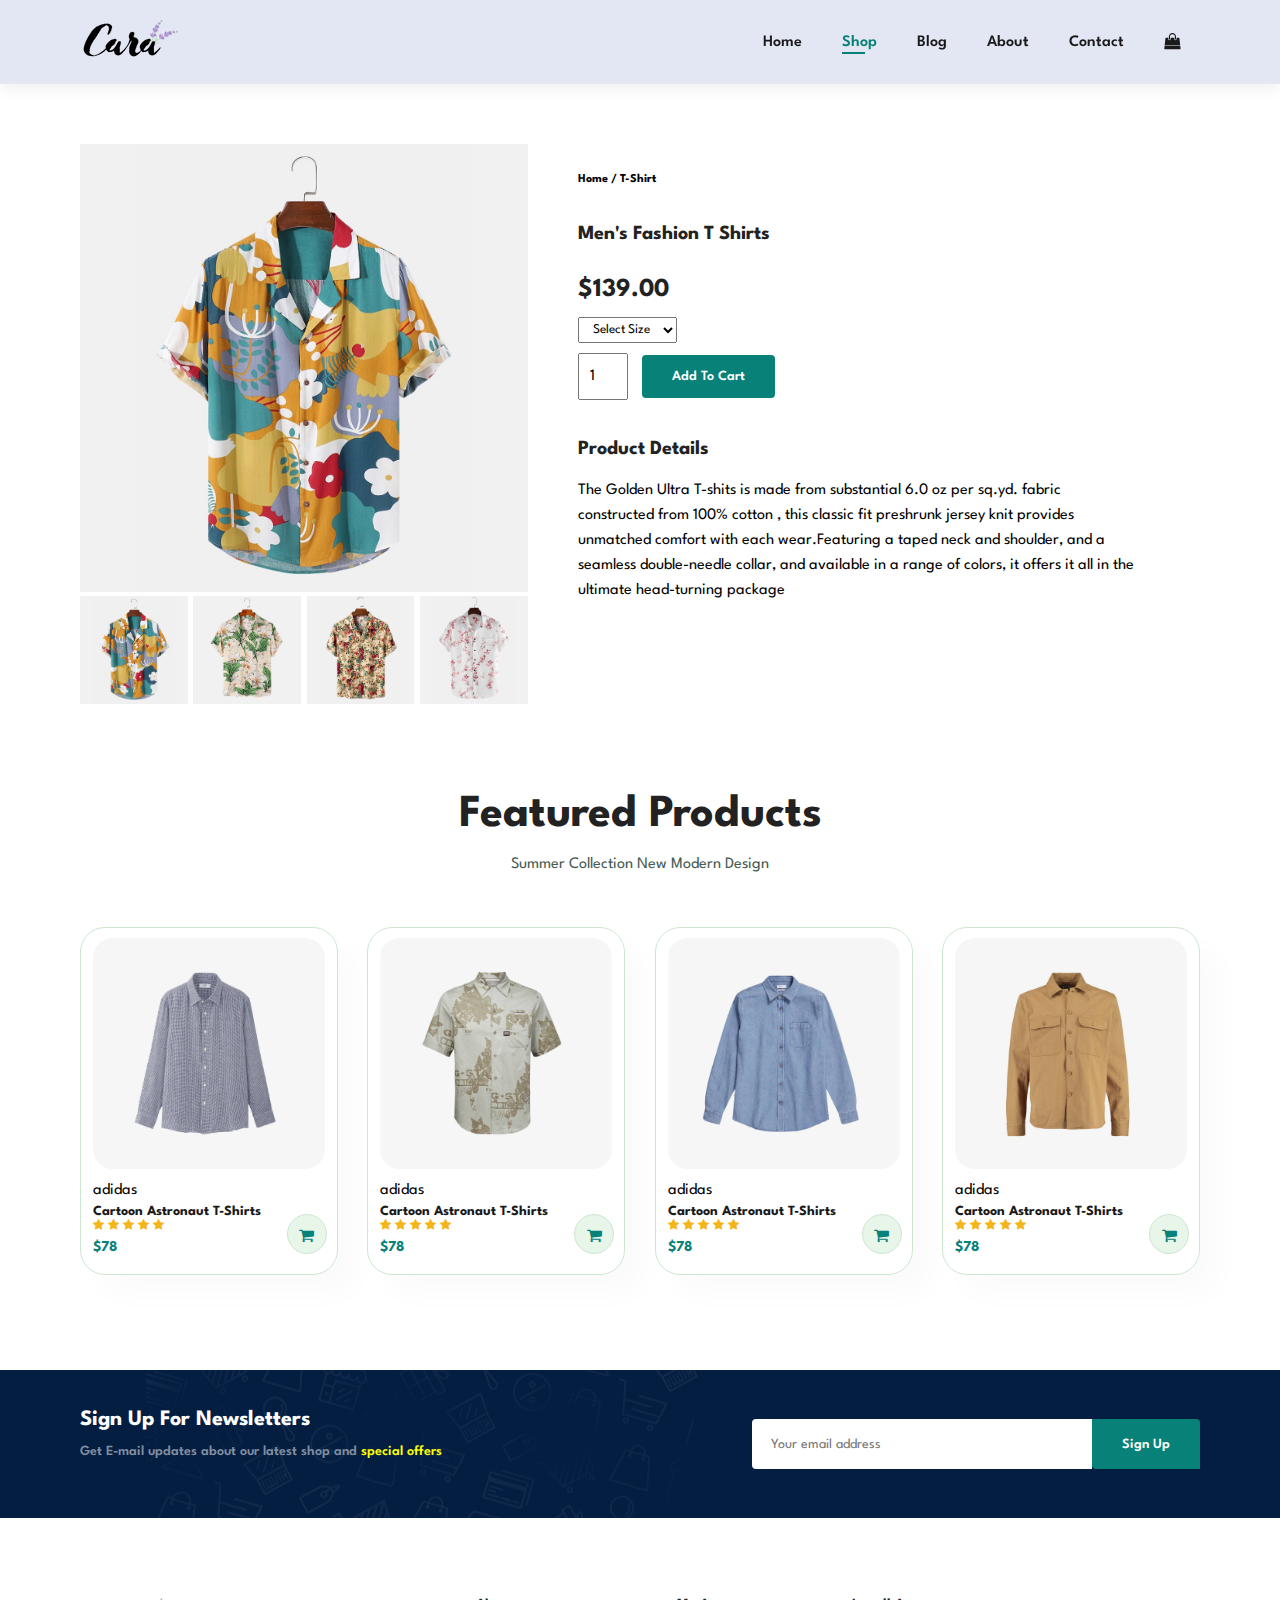
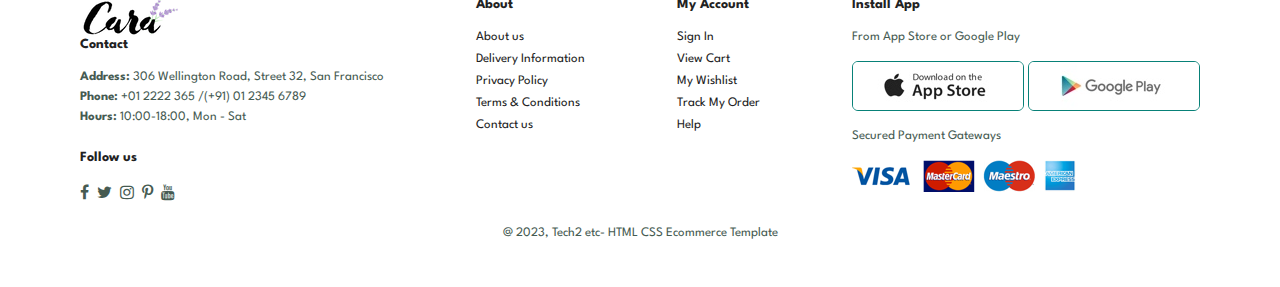
<file: sproduct.html>
<!DOCTYPE html>
<html lang="en">
<head>
    <meta charset="UTF-8">
    <meta http-equiv="X-UA-Compatible" content="IE=edge">
    <meta name="viewport" content="width=device-width, initial-scale=1.0">
    <title>Document</title>
    <link rel="stylesheet" href="index.css">
    <link rel="stylesheet" href="https://cdnjs.cloudflare.com/ajax/libs/font-awesome/4.7.0/css/font-awesome.min.css">
</head>
<body>
    <section id="header">
        <a href="#">
            <img src="ecommerceImage/elogo.png" alt="" class="logo">
        </a>
        <div>
            <ul id="navbar">
                <li><a  href="index.html">Home</a></li>
                <li><a class="active" href="shop.html">Shop</a></li>
                <li><a href="blog.html">Blog</a></li>
                <li><a href="about.html">About</a></li>
                <li><a href="contact.html">Contact</a></li>
                <li id="lg-bag"><a href="cart.html"><i class="fa fa-shopping-bag"></i></a></li>
                <a href="" id="close"><i class="fa fa-times"></i></a>
            </ul>
        </div>
        <div id="mobile">
            <a href="cart.html"><i class="fa fa-shopping-bag"></i></a>
            <i id="bar" class="fa fa-outdent"></i>
        </div>
    </section>
   
  <section id="prodetails" class="section-p1">
    <div class="single-pro-image">
        <img src="ecommerceImage/ef1.jpeg" width="100%" id="MainImg" alt="">
    <div class="small-img-group">
        <div class="small-img-col">
            <img src="ecommerceImage/ef1.jpeg" alt="" class="small-img" width="100%">
        </div>
        <div class="small-img-col">
            <img src="ecommerceImage/ef2.jpeg" alt="" class="small-img" width="100%">
        </div>
        <div class="small-img-col">
            <img src="ecommerceImage/ef3.jpeg" alt="" class="small-img" width="100%">
        </div>
        <div class="small-img-col">
            <img src="ecommerceImage/ef4.jpeg" alt="" class="small-img" width="100%">
        </div>
    </div>
    </div>
  <div class="single-pro-details">
    <h6>Home / T-Shirt</h6>
    <h4>Men's Fashion T Shirts</h4>
    <h2>$139.00</h2>
    <select>
        <option >Select Size</option>
        <option >XL</option>
        <option >XXL</option>
        <option >Small</option>
        <option >Large</option>
    </select>
    <input type="number" value="1" name="" id="">
    <button class="normal">Add To Cart</button>
    <h4>Product Details</h4>
    <span>The Golden Ultra T-shits is made from substantial 6.0 oz per 
        sq.yd. fabric constructed from 100% cotton , this classic fit preshrunk
    jersey knit provides unmatched comfort with each wear.Featuring a taped neck
    and shoulder, and a seamless double-needle collar, and available in a range 
    of colors, it offers it all in the ultimate head-turning package   
</span>

</div>

  </section>
  <section id="product1" class="section-p1">
    <h2>Featured Products</h2>
    <p>Summer Collection New Modern Design</p>
    <div class="pro-container">
       
        <div class="pro">
            <img src="ecommerceImage/en2.jpeg" alt="">
            <div class="des">
                <span>adidas</span>
                <h5>Cartoon Astronaut T-Shirts</h5>
                <div class="star">
                    <i class="fa fa-star checked"></i>
                    <i class="fa fa-star checked"></i>
                    <i class="fa fa-star checked"></i>
                    <i class="fa fa-star checked"></i>
                    <i class="fa fa-star checked"></i>
                </div>
                <h4>$78</h4>
            </div>
            <a href="#"><i class="fa fa-shopping-cart cart"></i></a>
        </div>
      
        <div class="pro">
            <img src="ecommerceImage/en4.jpeg" alt="">
            <div class="des">
                <span>adidas</span>
                <h5>Cartoon Astronaut T-Shirts</h5>
                <div class="star">
                    <i class="fa fa-star checked"></i>
                    <i class="fa fa-star checked"></i>
                    <i class="fa fa-star checked"></i>
                    <i class="fa fa-star checked"></i>
                    <i class="fa fa-star checked"></i>
                </div>
                <h4>$78</h4>
            </div>
            <a href="#"><i class="fa fa-shopping-cart cart"></i></a>
        </div>
        <div class="pro">
            <img src="ecommerceImage/en5.jpeg" alt="">
            <div class="des">
                <span>adidas</span>
                <h5>Cartoon Astronaut T-Shirts</h5>
                <div class="star">
                    <i class="fa fa-star checked"></i>
                    <i class="fa fa-star checked"></i>
                    <i class="fa fa-star checked"></i>
                    <i class="fa fa-star checked"></i>
                    <i class="fa fa-star checked"></i>
                </div>
                <h4>$78</h4>
            </div>
            <a href="#"><i class="fa fa-shopping-cart cart"></i></a>
        </div>
       
        <div class="pro">
            <img src="ecommerceImage/en7.jpeg" alt="">
            <div class="des">
                <span>adidas</span>
                <h5>Cartoon Astronaut T-Shirts</h5>
                <div class="star">
                    <i class="fa fa-star checked"></i>
                    <i class="fa fa-star checked"></i>
                    <i class="fa fa-star checked"></i>
                    <i class="fa fa-star checked"></i>
                    <i class="fa fa-star checked"></i>
                </div>
                <h4>$78</h4>
            </div>
            <a href="#"><i class="fa fa-shopping-cart cart"></i></a>
        </div>
       
    </div>
</section>
    <section id="newsletter" class="section-p1 section-m1">
        <div class="newstext">
            <h4>Sign Up For Newsletters</h4>
            <p>Get E-mail updates about our latest shop and <span>special offers</span></p>
        </div>
        <div class="form">
            <input type="text" placeholder="Your email address">
            <button class="normal">Sign Up</button>
        </div>
    </section>
    <footer class="section-p1">
        <div class="col">
            <img src="ecommerceImage/elogo.png" alt="">
            <h4>Contact</h4>
            <p> <strong>Address:</strong> 306 Wellington Road, Street 32, San Francisco</p>
            <p><strong>Phone:</strong> +01 2222 365 /(+91) 01 2345 6789</p>
            <p><strong>Hours:</strong> 10:00-18:00, Mon - Sat</p>
            <div class="follow">
                <h4>Follow us</h4>
                <div class="icon">
                    <i class="fa fa-facebook-f"></i>
                    <i class="fa fa-twitter"></i>
                    <i class="fa fa-instagram"></i>
                    <i class="fa fa-pinterest-p"></i>
                    <i class="fa fa-youtube"></i>

                </div>
            </div>
        </div>
        <div class="col">
            <h4>About</h4>
            <a href="">About us</a>
            <a href="">Delivery Information</a>
            <a href="">Privacy Policy</a>
            <a href="">Terms & Conditions</a>
            <a href="">Contact us</a>
        </div>
         <div class="col">
            <h4>My Account</h4>
          <a href="">Sign In</a>
          <a href="">View Cart</a>
          <a href="">My Wishlist</a>
          <a href="">Track My Order</a>
          <a href="">Help</a>
        </div>
           <div class="col install">
            <h4>Install App</h4>
            <p>From App Store or Google Play</p>
            <div class="row">
                <img  class="logo"  src="ecommerceImage/eapp.jpeg" alt="">
                <img src="ecommerceImage/eplay.jpeg" alt="">
            </div>
            <p>Secured Payment Gateways</p>
            <img src="ecommerceImage/epay.png" alt="">
        </div>
        <div class="copyright">
            <p>@ 2023, Tech2 etc- HTML CSS Ecommerce Template</p>
        </div>
    </footer>
<script>
    var MainImg=document.getElementById('MainImg');
    let smallImg=document.getElementsByClassName('small-img');
    
    smallImg[0].onclick=function(){
        MainImg.src=smallImg[0].src;
    }
    smallImg[1].onclick=function(){
        MainImg.src=smallImg[1].src;
    }
    smallImg[2].onclick=function(){
        MainImg.src=smallImg[2].src;
    }
    smallImg[3].onclick=function(){
        MainImg.src=smallImg[3].src;
    }

</script>
    <script src="script.js"></script>
</body>
</html>
</file>
<file: index.css>
@import url("https://fonts.googleapis.com/css2?family=Spartan:wght@100;200;300;400;500;600;700;800;900&display=swap");
* {
  margin: 0;
  padding: 0;
  box-sizing: border-box;
  font-family: "Spartan", sans-serif;
}

html {
  scroll-behavior: smooth;
}

/* Global Styles */

h1 {
  font-size: 50px;
  line-height: 64px;
  color: #222;
}

h2 {
  font-size: 46px;
  line-height: 54px;
  color: #222;
}

h4 {
  font-size: 20px;
  color: #222;
}

h6 {
  font-weight: 700;
  font-size: 12px;
}

p {
  font-size: 16px;
  color: #465b52;
  margin: 15px 0 20px 0;
}

.section-p1 {
  padding: 40px 80px;
}

.section-m1 {
  margin: 40px 0;
}

button.normal{
  font-size: 14px;
  font-weight: 600;
  padding: 15px 30px;
  color: black;
  background-color: white;
  border-radius: 4px;
  cursor: pointer;
  border: none;
  outline: none;
  transition: 0.2s;
}

button.white{
  font-size: 14px;
  font-weight: 600;
  padding: 11px 18px;
  color: white;
  background-color: transparent;
  cursor: pointer;
  border: 1px solid #fff;
  outline: none;
  transition: 0.2s;
}

body {
  width: 100%;
}

#header{
  display: flex;
  align-items: center;
  justify-content: space-between;
  padding: 20px 80px;
  background: #E3E6F3;
  box-shadow: 0 5px 15px rgba(0,0,0,0.06);
  z-index: 999;
  position: sticky;
  top: 0;
  left: 0;
}
#navbar{
  display: flex;
  align-items: center;
  justify-content: center;
}
#navbar li{
  list-style: none;
  padding: 0 20px;
  position: relative;
}
#navbar a{
  text-decoration: none;
  font-size: 16px;
  font-weight: 600;
  color: #1a1a1a;
  transition: 0.3s ease;
}
#navbar li a:hover,
#navbar li a.active
{
  color: #088178;
}
/* code for underline */
#navbar li a.active::after,
#navbar li a:hover::after
{
  content: "";
  width: 30%;
  height: 2px;
  background: #088178;
  position: absolute;
  bottom: -4px;
  left: 20px;
}

#mobile{
  display: none;
  align-items: center;

}

#close{
  display: none;
}
/* hero */


#hero{
  background-image: url(ecommerceImage/ehero4.png);
  height: 90vh;
  width: 100%;
  background-size: cover;
  background-position: top 25% right 0;
  padding: 0 80px;
  display: flex;
  flex-direction: column;
  align-items: flex-start;
  justify-content: center;
}
#hero h4{
padding-bottom: 15px;
}
#hero h1{
  color: #088178;
}
#hero button{
  background-image: url("ecommerceImage/ebutton.png");
  background-color: transparent;
  color: #088178;
  border: 0;
  padding: 14px 80px 14px 65px;
  background-repeat: no-repeat;
  cursor: pointer;
  font-weight: 700;
  font-size: 15px;
}

/* Feature */

#feature{
  display: flex;
  align-items: center;
  justify-content: space-between;
  flex-wrap: wrap;
}
#feature .fe-box{
  width: 180px;
  text-align: center;
  padding: 25px 15px;
  box-shadow: 20px 20px 34px rgba(0,0,0,0.03);
  border: 1px solid #cce7d0;
  border-radius: 4px;
  margin: 15px 0;
}

#feature .fe-box:hover{
  box-shadow: 10px 10px 34px rgba(0,0,0,0.03);
}

#feature .fe-box img{
  width: 100%;
  margin-bottom: 10px;
}

#feature .fe-box h6{
  display: inline-block;
  padding: 9px 8px 6px 8px;
  line-height: 1;
  border-radius: 4px;
  color: #088178;
  background-color: #fddde4;
}

#feature .fe-box:nth-child(2) h6{
background-color: #cdebbc;
}
#feature .fe-box:nth-child(3) h6{
  background-color: #d1e8f2;
  }
 #feature .fe-box:nth-child(4) h6{
    background-color: #cdd4f8;
    }
   #feature .fe-box:nth-child(5) h6{
      background-color: #f6bdf6;
      }
   #feature .fe-box:nth-child(6) h6{
        background-color: #fff2e5;
        }

#product1{
  text-align: center;
}

#product1 .pro-container{
  display: flex;
  justify-content: space-between;
  padding-top:20px ;
  flex-wrap: wrap;
}
#product1 .pro{
  width: 23%;
  min-width: 250px;
  padding: 10px 12px;
  border: 1px solid #cce7d0;
  border-radius: 25px;
  cursor: pointer;
  box-shadow: 20px 20px 30px rgba(0,0,0,0.02);
  transition: 0.2s ease;
  position: relative;
  margin: 15px 0;
}

#product1 .pro:hover{
  box-shadow: 20px 20px 30px rgba(0,0,0,0.02);

}

#product1 .pro img{
  width: 100%;
  border-radius: 20px;
}

#product1 .pro .des{
  text-align: start;
  padding: 10px 0;
}
#product1 .pro .des .span{
  color: #606063;
  font-size: 12px;
}
#product1 .pro .des h5{
  padding-top: 7px;
  color: #1a1a1a;
  font-size: 14px;
}
#product1 .pro .des i{
  font-size: 12px;
  color: rgb(243, 181,25);
}
#product1 .pro .des h4{
  padding-top: 7px;
  font-size: 15px;
  font-weight: 700;
  color: #088178;
}
#product1 .pro .cart{
  width: 40px;
  height: 40px;
  line-height: 40px;
  border-radius: 50px;
  background-color: #e8f6ea;
  font-weight: 500;
  color: #088178;
  border: 1px solid #cce7d0;
  position: absolute;
  bottom: 20px ;
  right: 10px;
}


/* banner */

#banner{
  display: flex;
  flex-direction: column;
  align-items: center;
  justify-content: center;
  text-align: center;
  background-image: url("ecommerceImage/eeb2.jpeg");
  width: 100%;
  height: 40vh;
  background-size: cover;
  background-position: center;
}

#banner h4{
  color: #fff;
  font-size: 16px;
}
#banner h2{
  color: #fff;
  font-size: 30px;
  padding:10px 0 ;
}
#banner h2  span {
  color: red;
  font-size: 30px;
  padding:10px 0 ;
}

#banner button:hover{
  color: #fff;
  background: #088178;
}

/* banner another */

#sm-banner{
  display: flex;
  justify-content: space-between;
  flex-wrap: wrap;
}

#sm-banner .banner-box{
  display: flex;
  flex-direction: column;
  align-items: flex-start;
  justify-content: center;
  text-align: center;
  background-image: url("ecommerceImage/eb17.jpeg");
  min-width: 580px;
  height: 50vh;
  background-size: cover;
  background-position: center;
  padding: 30px;
}

#sm-banner .banner-box2{
  background-image: url("ecommerceImage/eb10.jpeg");
}

#sm-banner h4{
  color: #fff;
  font-size: 20px;
  font-weight: 300;
}

#sm-banner h2{
  color: #fff;
  font-size: 28px;
  font-weight: 800;
}

#sm-banner span{
  color: #fff;
  font-size: 14px;
  font-weight: 500;
  padding-bottom: 15px;
}

#sm-banner .banner-box:hover button{
  background: #088178;
  border: 1px solid #088178;
}

#banner3{
  display: flex;
  justify-content: space-between;
  flex-wrap: wrap;
  padding: 0 80px;
}

#banner3 .banner-box{
  display: flex;
  flex-direction: column;
  align-items: flex-start;
  justify-content: center;
  text-align: center;
  background-image: url("ecommerceImage/eeb7.jpeg");
  min-width: 30%;
  height: 30vh;
  background-size: cover;
  background-position: center;
  padding: 20px;
  margin-bottom: 20px;
}

#banner3 .banner-box2{
  background-image: url("ecommerceImage/eeb4.jpeg");
}
#banner3 .banner-box3{
  background-image: url("ecommerceImage/eb18.jpeg");
}

#banner3 h2{
  color: #fff;
  font-weight: 900;
  font-size: 22px;
}

#banner3 h3{
  color: red;
  font-weight: 800;
  font-size: 15px;
}

/* newsletter */

#newsletter{
  display: flex;
  justify-content: space-between;
  flex-wrap: wrap;
  align-items: center;
  background-image: url("ecommerceImage/eb14.png");
  background-repeat: no-repeat;
  background-position: 20% 30%;
  background-color: #041e42;
}

#newsletter h4{
  font-size: 22px;
  font-weight: 700;
  color: #fff;
}
#newsletter p{
  font-size: 14px;
  font-weight: 600;
  color: #818ea0;
}

#newsletter p span{
  color: yellow;
}

#newsletter .form{
  display: flex;
  width: 40%;
}
#newsletter input{
  height: 3.125rem;
  padding: 0 1.25em;
  font-size: 14px;
  width: 100%;
  border: 1px solid transparent;
  border-radius: 4px;
  outline: none;
  border-top-right-radius: 0;
  border-bottom-right-radius: 0;
}

#newsletter button{
  background-color: #088178;
  color: #fff;
  white-space: nowrap;
  border-top-left-radius: 0;
  border-bottom-right-radius: 0;
}

footer{
  display: flex;
  flex-wrap: wrap;
  justify-content: space-between;
}

footer .col{
display: flex;
flex-direction: column;
align-items: flex-start;
margin-bottom: 20px;
}

footer .logo{
  margin-bottom: 30px;
}

footer h4{
  font-size: 14px;
  padding-bottom: 20px;
}

footer p{
  font-size: 13px;
  margin: 0 0 8px 0;
}
footer a{
  text-decoration: none;
  font-size: 13px;
  color: #222;
  margin-bottom: 10px;
}

footer .follow{
  margin-top: 20px;

}

footer .follow i{
  color: #465b52;
  padding-right: 4px;
  cursor: pointer;
}

footer .install .row img{
border: 1px solid #088178;
border-radius: 6px;
}

footer .install img{
  margin: 10px 0 15px 0;
}

footer .follow i:hover,
footer a:hover{
color: #088178;
}

footer .copyright{
  width: 100%;
  text-align: center;
}


/* Shop page */

#page-header{
  background-image: url("ecommerceImage/eeb1.jpeg");
  width: 100%;
  height: 40vh;
  background-size: cover;
  display: flex;
  justify-content: center;
  text-align: center;
  flex-direction: column;
  padding: 14px;
}

#page-header h2,
#page-header p{
  color: #fff;
}

#pagination{
  text-align: center;
}
#pagination a{
  text-decoration: none;
  background-color: #088178;
  padding: 15px 20px;
  border-radius: 4px;
  color: #fff;
  font-weight: 600;
}

#pagination a i{
  font-size: 16px;
  font-weight: 600;
}


/* Single Product Page  */


#prodetails{
  display: flex;
  margin-top: 20px;
}
#prodetails .single-pro-image{
  width: 40%;
  margin-right: 50px;
}
.small-img-group{
  display: flex;
  justify-content: space-between;
}
.small-img-col{
  flex-basis: 24%;
  cursor: pointer;
}
#prodetails .single-pro-details{
  width: 50%;
  padding-top: 30px;
}
#prodetails .single-pro-details h4{
  padding: 40px 0 20px 0;
}
#prodetails .single-pro-details h2{
  font-size: 26px;
}
#prodetails .single-pro-details select{
  display: block;
  padding: 5px 10px;
  margin-bottom: 10px;
}
#prodetails .single-pro-details  input{
  width: 50px;
  height: 47px;
  padding-left: 10px;
  font-size: 16px;
  margin-right: 10px;
}
#prodetails .single-pro-details input:focus{
  outline: none;
}
#prodetails .single-pro-details button{
  background: #088178;
  color: #fff;
}
#prodetails .single-pro-details span{
  line-height: 25px;
}



/* blog Page */

#page-header.blog-header{
  background-image: url('ecommerceImage/eb19.jpeg');
}

#blog{
  padding: 150px 150px 0 150px;
}
#blog .blog-box{
  display: flex;
  align-items: center;
  width: 100%;
  position: relative;
  padding-bottom: 90px;
}

#blog .blog-img{
  width: 50%;
  margin-right: 40px;
}
#blog img{
width: 100%;
height: 300px;
object-fit: cover;
}
#blog .blog-details{
  width: 50%;
}
#blog .blog-details a{
  text-decoration: none;
  font-size: 11px;
  color: #000;
  font-weight: 700;
  position: relative;
  transition: 0.3s;
}

#blog .blog-details a::after{
  content: "";
  width: 50px;
  height: 1px;
  background-color: #000;
  position: absolute;
  top: 4px;
  right: -60px;
}
#blog .blog-details a:hover{
  color: #088178;
}
#blog .blog-details a:hover::after{
  background-color: #088178;
}

#blog .blog-box h1{
  position: absolute;
  top: -40px;
  left: 0;
  font-size: 70px;
  font-weight: 700;
  color: #cdebbc;
  z-index: -9;
}

/* About Page */
#page-header.about-header{
  background-image: url('ecommerceImage/ebanner.png');
}

#about-head{
  display: flex;
  align-items: center;
}

#about-head img{
  width: 50%;
  height: auto;
}
#about-head div{
padding-left: 40px;
}

#about-app{
  text-align: center;
}
#about-app .video{
  width: 70%;
  height: 100%;
  margin: 30px auto 0 auto;
}

#about-app .video video{
  width: 100%;
  height: 100%;
  border-radius: 20px;
}

/* Contact Page */

#contact-details{
  display: flex;
  align-items: center;
  justify-content: space-between;
}
#contact-details .details{
  width: 40%;
}
#contact-details .details span,
#form-details form span{
  font-size: 12px;
}
#contact-details .details h2,
#form-details form h2
{
  font-size: 26px;
  line-height: 35px;
  padding: 20px 0;
}
#contact-details .details h3{
  font-size: 16px;
  padding-bottom: 15px;
}
#contact-details .details li{
  list-style: none;
  display: flex;
  padding: 10px 0;
}
#contact-details .details li i{
  font-size: 14px;
  padding-right: 22px;
}
#contact-details .details li p{
  margin: 0;
  font-size: 14px;
}
#contact-details .map{
  width: 55%;
  height: 400px;
}
#contact-details .map iframe{
  width: 100%;
  height: 100%;
}
#form-details{
  display: flex;
  justify-content: space-between;
  margin: 30px;
  padding: 80px;
  border: 1px solid #e1e1e1;
}
#form-details form{
  width: 65%;
  display: flex;
  flex-direction: column;
  align-items: flex-start;
}
#form-details form input,
#form-details form textarea{

  width: 100%;
  padding: 12px 15px;
  outline: none;
  margin-bottom: 20px;
  border: 1px solid #e1e1e1;
}
#form-details form button{
  background-color: #088178;
  color: #fff;
}
#form-details .people div {
  padding-bottom: 25px;
  display: flex;
  align-items: flex-start;
}

#form-details .people div img{
  width: 65px;
    height: 65px;
    object-fit: cover;
    margin-right: 15px;
  }
  #form-details .people div p{
    margin: 0;
    font-size: 13px;
    line-height: 25px;
  }
  #form-details .people div span{
    display: block;
    font-size: 16px;
    font-weight: 600;
   color: #000;
  }



  /* Cart PAge */
   
  #cart table{
    width: 100%;
    border-collapse: collapse;
    table-layout: fixed;
    white-space: nowrap;
  }
  #cart table img{
    width: 70px;
  }
  #cart table td:nth-child(1){
    width: 100px;
    text-align: center;
  }
  #cart table td:nth-child(2){
    width: 150px;
    text-align: center;
  }
  #cart table td:nth-child(3){
    width: 250px;
    text-align: center;
  }
  #cart table td:nth-child(4),
  #cart table td:nth-child(5),
  #cart table td:nth-child(6){

    width: 150px;
    text-align: center;
  }
  #cart table td:nth-child(5) input{
    width: 70px;
    padding: 10px 5px 10px 15px;
  }

#cart table thead{
  border: 1px solid #e2e9e1;
  border-left: none;
  border-right: none;
}
#cart table thead td{
  font-weight: 700;
  text-transform: uppercase;
  font-size: 13px;
  padding: 18px 0;
}

#cart table tbody tr td{
  padding-top: 15px;
}

#cart table tbody  td{
font-size: 13px;
}

#cart-add{
  display: flex;
  flex-wrap: wrap;
  justify-content: space-between;
}
 #coupon{
  width: 50%;
  margin-bottom: 30px;
}
#coupon h3,
#subtotal h3
{
  padding-bottom: 15px;

}
#coupon input{
  padding: 10px 20px ;
  outline: none;
  width: 60%;
  margin-right: 10px;
  border: 1px solid #e2e9e1;
}

#coupon button,
#subtotal button

{
  background-color: #088178;
  color: white;
  padding: 12px 20px;
}
#subtotal{
  width: 50%;
  margin-bottom: 30px;
  border: 1px solid #e1e1e1;
  padding: 30px;
}
#subtotal table{
  border-collapse: collapse;
  width: 100%;
  margin-bottom: 20px;
}
#subtotal td{
  width: 50%;
  border: 1px solid #e2e9e1;
  padding: 10px;
  font-size: 13px;
}







@media(max-width:799px){
  .section-p1{
    padding: 40px 80px;
  }
  #navbar{
    display: flex;
    flex-direction: column;
    align-items: flex-start;
    justify-content: flex-start;
    position: fixed;
    top: 0;
    right: -300px;
    height: 100vh;
    width: 300px;
    background-color: #E3E6F3;
    box-shadow: 0 40px 60px rgba(0,0,0,0.03);
    padding: 80px 0 0 10px;
    transition: 0.3s;
  }
  #navbar.active{
    right: 0px;
  }
  #navbar li{
    margin-bottom: 25px;
  }
  #mobile{
    display: flex;
    align-items: center;
  }
  #mobile i{
    color: #1a1a1a;
    font-size: 24px;
    padding-left:20px ;

  }
  #close{
    display: initial;
    position: absolute;
    top: 30px;
    left: 30px;
    color: #222;
    font-size: 24px;
  }
  #lg-bag{
    display: none;
  }
  #hero{
    height: 70vh;
    padding: 0 80px;
    background-position: top 30% right 30%;
  }
  #feature{
    justify-content: center;
  }
  #feature .fe-box{
    margin: 15px 15px;

  }
  #product1 .pro-container{
    justify-content: center;
  }
  #product1 .pro{
    margin: 15px;
  }
  #banner{
    height: 20vh;
  }
  #sm-banner .banner-box{
    min-width: 100%;
    height: 30vh;
  }
  #banner3{
    padding: 0 40px;
  }
  #banner3 .banner-box{
    width: 28%;
  }
  #newsletter .form{
    width: 70%;
  }
}
@media(max-width:477px){
  #header{
    padding: 10px 30px;
  }
  h1{
    font-size: 38px;
  }
  h2{
    font-size: 32px;
  }

  #hero{
    padding: 0 20px;
    background-position: 55%;
  }
  #feature{
    justify-content: space-between;
  }
  #feature .fe-box{
    width: 155px;
    margin: 0 0 15px 0;
  }
  #banner{
    height: 40vh;

  }
  #sm-banner .banner-box{
    height: 40vh;
  }
  #sm-banner .banner-box2{
    margin-top: 20px;
  }
  #banner3{
    padding: 0 20px;
  }
  #banner3 .banner-box{
    width: 100%;
  }
  #newletter{
    padding: 40px 20px;
  }
  #newsletter .form{
    width: 100%;
  }
  footer .copyright{
    text-align: start;
  }
  #prodetails{
    display: flex;
    flex-direction: column;
  }
  #prodetails .single-pro-image{
    width: 100%;
    margin-right: 0px;
  }
  #prodetails .single-pro-details{
    width: 100%;
  }
  /* blog page */
#blog{
  padding: 100px 20px 0 20px;
}

  #blog .blog-box{
    display: flex;
    flex-direction: column;
    align-items: flex-start;
  }
  #blog .blog-img{
    width: 100%;
    margin-right: 0x;
    margin-bottom: 30px;
  }
#blog .blog-details{
  width: 100%;
}

/* About Page */
#about-head{
  flex-direction: column;
}
#about-head img{
  width: 100%;
  margin-bottom: 20px;
}
#about-head div{
  padding-left: 0px;
}
}
</file>
